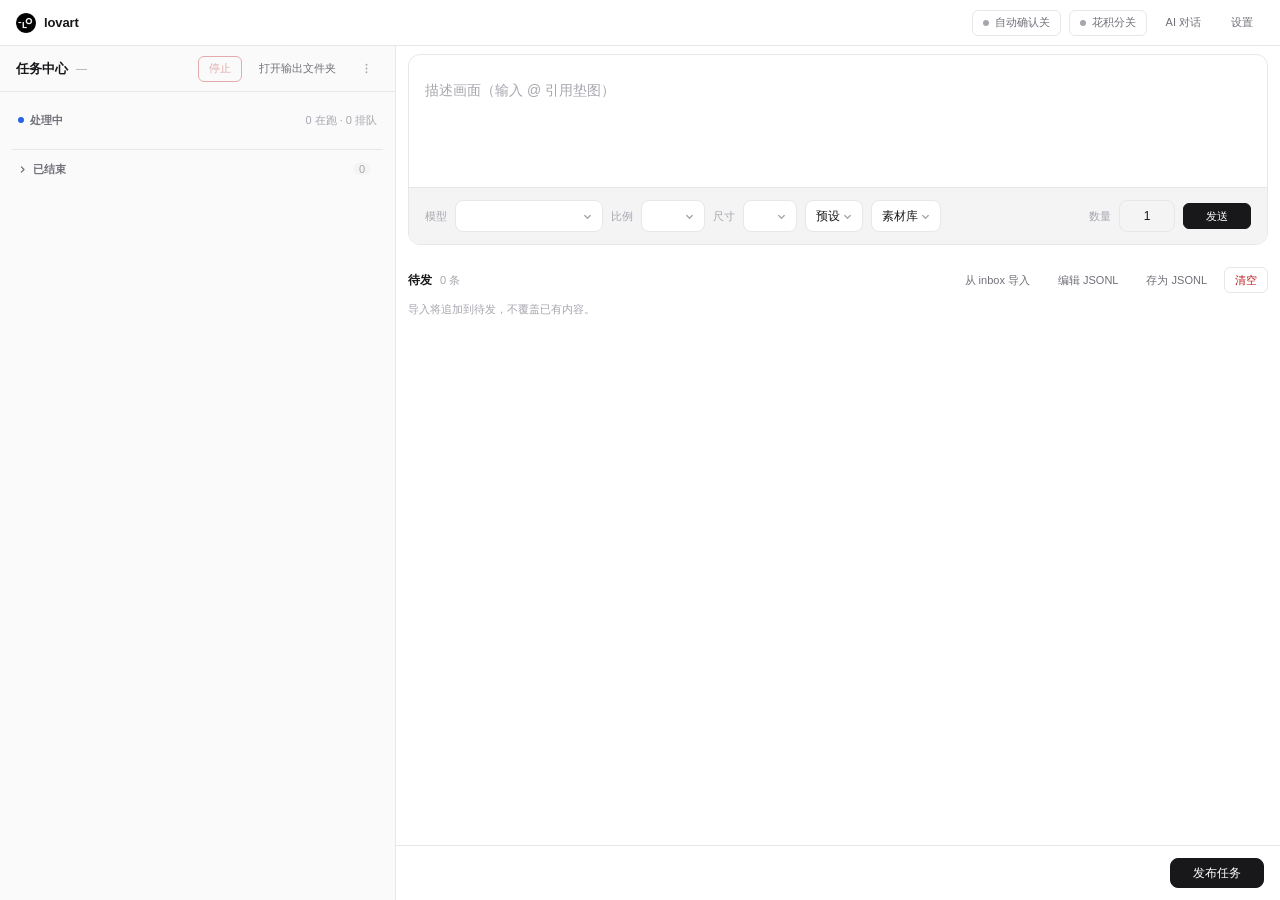
<file: ui/index.html>
<!doctype html>
<html lang="zh-CN" data-theme="light">
<head>
<meta charset="utf-8" />
<meta name="viewport" content="width=device-width, initial-scale=1" />
<title>lovart</title>
<link rel="stylesheet" href="style.css" />
<!-- AI 对话插件样式：只作用于 `.ap-root` 内部，整目录拷走也带着它 -->
<link rel="stylesheet" href="assistant-plugin/style.css" />
</head>
<body>

<!--
  ⚠️ 全文件**零内联样式**：没有一处 `style="…"`。
  隐藏用 `hidden` 属性；图标色走 CSS 类 + 令牌。
  **没有进度条** —— 上游 `/chat/status` 只回 `status`
  （2026-10-01 直连实测：`{"code":0,"data":{"thread_id":"…","status":"running"}}`
  —— 没有百分比、没有排队位次），所以「单条生成到几成」**没有真值**，
  编一个百分比就是把不知道的数字写成肯定句。
  也**不留任何"转圈"式装饰动画**：转的永远不是进度，只会看着像卡住。
  单条能回答的是**事实行**（见 `app.js` 的 `.task-facts`）：现在在哪一步、
  正在生产的那几条跑了多久（排队/待确认不计时）、试了几次、产物叫什么
  —— 全是真值，一个猜的数字都没有。
-->
<svg class="svg-defs" aria-hidden="true">
  <symbol id="i-img" viewBox="0 0 24 24">
    <rect x="3" y="4.5" width="18" height="15" rx="2.4" />
    <circle cx="8.6" cy="10" r="1.6" />
    <path d="M4.2 17.2l5-4.8 3.9 3.9 2.7-2.7 4 4" />
  </symbol>
  <symbol id="i-chev" viewBox="0 0 12 12">
    <path d="M4.5 2.5L8 6l-3.5 3.5" />
  </symbol>
  <symbol id="i-copy" viewBox="0 0 24 24">
    <rect x="9" y="9" width="11" height="11" rx="2" />
    <path d="M5 15V6a2 2 0 0 1 2-2h9" />
  </symbol>
  <!-- 三个点用极短线段画，这样 fill:none + stroke 的全局规则也能正确显示 -->
  <symbol id="i-more" viewBox="0 0 24 24">
    <path d="M12 5h.01M12 12h.01M12 19h.01" stroke-width="3.4" />
  </symbol>
  <!-- 预设列表的行内动作：铅笔 / 垃圾桶。
       用图标不用"改 / 删"两个字：图标更安静，也不会像 × 那样被当成"关闭"。 -->
  <symbol id="i-edit" viewBox="0 0 24 24">
    <path d="M4 20h4L20 8l-4-4L4 16v4z" />
    <path d="M14 6l4 4" />
  </symbol>
  <symbol id="i-trash" viewBox="0 0 24 24">
    <path d="M4 7h16M9 7V5h6v2M6 7l1 13h10l1-13" />
    <path d="M10 11v6M14 11v6" />
  </symbol>
  <!-- 大弹窗标题栏的加号 / 叉（plan 26）：两者同一个 viewBox、同一套 stroke ⇒ 对得齐 -->
  <symbol id="i-plus" viewBox="0 0 24 24">
    <path d="M12 5v14M5 12h14" />
  </symbol>
  <symbol id="i-close" viewBox="0 0 24 24">
    <path d="M6 6l12 12M18 6L6 18" />
  </symbol>
</svg>

<header class="topbar">
  <div class="brand">
    <!-- 品牌图标 = **应用图标同一张图**（`ui/logo.png`，随 `frontendDist` 一起嵌进二进制）。
         刻意不再用内联 SVG 仿画：仿出来的和 Dock 里那张永远是两个样子。 -->
    <img class="brand-mark" src="logo.png" alt="" />
    <b class="brand-name">lovart</b>
  </div>
  <!-- 全局自动确认：**常驻状态 + 快捷切换**。花钱策略必须一直看得见，
       所以放在顶栏而不是埋进设置页（设置页不再放第二个开关）。 -->
  <button class="btn btn-sm auto-switch" id="btnAutoConfirm" aria-pressed="false"
    title="遇到需确认的高成本操作时自动确认并扣积分">
    <span class="auto-switch-dot" aria-hidden="true"></span>
    <span id="autoConfirmLabel">自动确认关</span>
  </button>
  <!-- 花积分模式：与自动确认**不是**一回事 —— 它管"提交时走哪条通道"，
       自动确认管"上游要求确认时替不替人点"。不落盘，重启恒关。 -->
  <button class="btn btn-sm auto-switch" id="btnSpendMode" aria-pressed="false"
    title="提交时走 fast 通道：不排队、按张扣积分（不跳过上游的确认）">
    <span class="auto-switch-dot" aria-hidden="true"></span>
    <span id="spendModeLabel">花积分关</span>
  </button>
  <!-- AI 对话：入口放**右上角**（与右侧吸附浮层同一侧，形态照 maomao 的顶栏入口）。
       它不在工具条里：那条工具条是「一次出图要什么」，对话不是出图。 -->
  <button class="btn btn-sm btn-quiet" id="btnAssistant" title="AI 对话（纯文本，不出图）">AI 对话</button>
  <button class="btn btn-sm btn-quiet" id="btnSettings">设置</button>
</header>

<div class="split">

  <!-- ══ 任务中心 ══ -->
  <section class="panel panel-board">
    <div class="panel-head">
      <h2 class="panel-title">任务中心</h2>
      <span class="count" id="boardCount">—</span>
      <div class="head-actions">
        <!-- 「接着查」：把**没人跟**的未完成记录接回来（按 threadId 复查，不重复提交）。
             平时隐藏，只有真出现残记录时才由 app.js 显示。 -->
        <button class="btn btn-sm btn-quiet" id="btnResume" hidden>接着查 0</button>
        <button class="btn btn-sm btn-stop" id="btnStop" disabled>停止</button>
        <button class="btn btn-sm btn-quiet" id="btnOpenOutput">打开输出文件夹</button>
        <button class="icon-btn" id="btnBoardMore" title="更多">
          <svg class="icon-btn-svg"><use href="#i-more" /></svg>
        </button>
      </div>
    </div>

    <div class="panel-body" id="boardBody">

      <!-- 加载/失败态：读不到 ≠ 没有 -->
      <div class="notice" id="boardNotice" hidden>
        <p class="notice-text" id="boardNoticeText"></p>
        <button class="btn btn-sm" id="btnRetryRead">重试</button>
      </div>

      <div id="boardMain">
        <!-- 「要你处理」—— **你不点它就不动**的那些（今天只有"待确认"）。
             刻意**单独成组、放最上面、默认展开**：它原先被归进「已结束」，
             用户看到的是"它自己完成了，没问我"（2026-10-01 实测反馈）。
             判据在 Rust（`task_group` 的 `waiting`），前端不判。 -->
        <div id="waitingGroup" hidden>
          <div class="group-title">
            <span class="dot dot-warn"></span>
            <span>待处理</span>
            <span class="group-meta" id="waitingMeta">0 条</span>
          </div>
          <div class="run-list" id="waitingList"></div>
        </div>

        <div class="group-title">
          <span class="dot" id="runningDot"></span>
          <span id="runningTitle">处理中</span>
          <span class="group-meta" id="runningMeta">0 在跑 · 0 排队</span>
        </div>
        <div class="run-list" id="runningList"></div>

        <button class="waitbar" id="btnQueued" hidden>
          <svg class="chev" aria-hidden="true"><use href="#i-chev" /></svg>
          <span class="waitbar-text">排队中 <b id="queuedCount">0</b> 条</span>
          <span class="waitbar-hint" id="queuedHint">展开</span>
        </button>
        <div class="queued-list" id="queuedList" hidden></div>

        <div class="group-row">
          <button class="group-title group-toggle" id="btnDone" aria-expanded="false">
            <svg class="chev" aria-hidden="true"><use href="#i-chev" /></svg>
            <!-- ⚠️ 这里叫「已结束」而不是「已完成」：这一组装的是**结束了的**，
                 含 `failed` / `no_artifact`（结束但没图）—— 写「已完成」就是撒谎。
                 每条到底什么状态，由卡片自己的状态名回答。 -->
            <span>已结束</span>
            <span class="group-count" id="doneCount">0</span>
          </button>
          <button class="btn btn-sm btn-quiet" id="btnRetry" hidden>重跑异常 0</button>
        </div>
        <div class="done-list" id="doneList" hidden></div>
      </div>
    </div>
  </section>

  <!-- ══ 工作台 ══ -->
  <section class="panel panel-work">
    <div class="panel-body">

      <!-- 输入 + 参数 = 一个整体 -->
      <div class="composer">
        <!-- `id` 是给「从看板卡片把图拖进垫图区」用的落点（`startRefPull`）：
             判据是**整块**而不是 `#refs` —— 垫图条为空时高度是 0，只认它等于拖不进去。 -->
        <div class="composer-top" id="composerTop">
          <!-- 垫图（参考图）在**提示词输入框上方、左对齐** —— 形态与 maomao 生图节点
              一致（那边是 `ResourceStrip` 素材区在 `PromptInput` 之上，见
               `src/components/image/nodes/ImageGenerate.tsx`）。
               缩略图与「+」由 app.js 一起渲染、一起换行（理由见 renderRefs）。
               ⚠️ 不挂「垫图」两个字：图本身已经把话说完（标签已删）。 -->
          <div class="refs" id="refs" role="group" aria-label="垫图"></div>
          <!-- 提示词 = **富文本**（contentEditable），不是 textarea：在里面输入 `@` 调出垫图，
               选中后变成行内**芯片**（图片芯片带缩略图）。形态对齐 maomao 生图节点的
               `PromptInput`；序列化格式（`@{id:label|thumb}`）见 `ui/promptChips.js`。
               ⚠️ 没有可见标签 ⇒ 占位符用 `:empty::before` 自己造，无障碍名走 `aria-label`。 -->
          <div class="composer-input">
            <div class="prompt-input" id="promptInput" contenteditable="true"
              role="textbox" aria-multiline="true" aria-label="提示词"></div>
            <!-- 占位符：`contentEditable` **没有 placeholder** ⇒ 用一个绝对定位的兄弟节点顶上。
                 显隐判据是**序列化后的文本**（不是 `innerHTML`），见 app.js 的 syncComposerState
                 （它同时决定「发送」按钮的可用性 —— 同一个判据只判一次）。 -->
            <span class="prompt-placeholder" id="promptPlaceholder" aria-hidden="true"
              >描述画面（输入 @ 引用垫图）</span>
            <!-- `@` 候选弹层：内容与坐标由 app.js 算（判定/定位在 `ui/promptMention.js`）。
                 启动时会 portal 到 `body`（`position: fixed` 才不被面板裁掉）—— 这里只是初始落点。 -->
            <div class="mention-menu" id="mentionMenu" hidden></div>
          </div>
        </div>

        <div class="composer-bar">
          <!-- ⚠️ 这四个控件（模型 / 比例 / 尺寸 / 预设）**全是自绘下拉**：
               原生 `<select>` 的候选列表由系统绘制（WebView2 走 OS 菜单），字体 / 行高 /
               圆角 / 高亮色一处也改不了 —— 摆在一行里就是"两个物种"。
               所以 `<select>` 退化成**纯数据模型**（`.value` / `<option>` / `change` 照旧），
               看得见的是 `.select-btn` + `.menu` 弹层。
               ⚠️ 配对靠按钮上的 `data-select`（指向 select 的 id），JS 侧没有第二张表。 -->
          <div class="bar-field">
            <label class="bar-label" for="btnModel">模型</label>
            <select id="modelSelect" tabindex="-1" aria-hidden="true"></select>
            <button class="select-btn" id="btnModel" data-select="modelSelect"
              aria-haspopup="listbox" aria-expanded="false"></button>
          </div>
          <!-- 比例 / 尺寸 = 与「模型」**同款下拉**（原先是一条工具条上并存
               分段按钮 + 下拉两种控件，选中反馈也不一样）。 -->
          <div class="bar-field">
            <label class="bar-label" for="btnRatio">比例</label>
            <select id="ratioSelect" tabindex="-1" aria-hidden="true"></select>
            <button class="select-btn" id="btnRatio" data-select="ratioSelect"
              aria-haspopup="listbox" aria-expanded="false"></button>
          </div>
          <div class="bar-field">
            <label class="bar-label" for="btnSize">尺寸</label>
            <select id="sizeSelect" tabindex="-1" aria-hidden="true"></select>
            <button class="select-btn" id="btnSize" data-select="sizeSelect"
              aria-haspopup="listbox" aria-expanded="false"></button>
          </div>
          <!-- 提示词预设：打开一个面板（列表态挑一条用；新建 / 修改在编辑器态）。
               不是下拉，所以 `aria-haspopup` 是 `dialog`，也没有 `aria-expanded`。 -->
          <button class="select-btn" id="btnPresets" aria-haspopup="dialog"
            title="提示词预设">预设</button>
          <!-- 素材库：库 = `data/library/` 目录本身（不建索引）⇒ 打开即重扫目录，
               文件管理器里加/删的图下次打开就出现/消失。不常用 ⇒ 弹窗，不是侧栏。 -->
          <button class="select-btn" id="btnLibrary" aria-haspopup="dialog"
            title="素材库">素材库</button>
          <!-- 右端：数量 + 发送。
               ⚠️ 两者都只是「加入待发」，真正花钱的是下面的「发布任务」——
                  所以这里不写「提交 / 发布」，否则用户会以为点一下就扣积分。
               回车与「发送」是**同一个入口**（都走 app.js 的 `addToQueue`），
               数量 = 这条提示词入队几份（每份一个独立任务、一张不同的图）。
               `max` 由 app.js 按 `MAX_COPIES` 填，不在 HTML 里写第二份 20。 -->
          <div class="bar-tail">
            <div class="bar-field">
              <label class="bar-label" for="copiesInput">数量</label>
              <input class="copies-input" id="copiesInput" type="number" min="1" step="1" value="1" />
            </div>
            <button class="btn btn-sm btn-primary" id="btnSend" title="加入待发（回车同效）">发送</button>
          </div>
        </div>
      </div>

      <div class="queue-head">
        <h3 class="queue-title">待发</h3>
        <span class="count" id="queueCount">0 条</span>
        <div class="head-actions">
          <button class="btn btn-sm btn-quiet" id="btnImport">从 inbox 导入</button>
          <button class="btn btn-sm btn-quiet" id="btnEditJsonl">编辑 JSONL</button>
          <button class="btn btn-sm btn-quiet" id="btnExportJsonl">存为 JSONL</button>
          <button class="btn btn-sm btn-danger" id="btnClear">清空</button>
        </div>
      </div>
      <p class="note">导入将追加到待发，不覆盖已有内容。</p>
      <div class="queue-list" id="queueList"></div>

    </div>

    <div class="panel-foot">
      <button class="btn btn-primary" id="btnPublish">发布任务</button>
    </div>
  </section>

</div>

<!--
  ══ 看大图 ══
  参照实现（maomao 的 ImageZoomDialog）：全屏黑底、图片 contain、
  点空白关闭、右上关闭按钮、右下像素角标、底部工具条。

  ⚠️ 这里**不做滚轮缩放 / 拖拽平移** —— 那两样必须靠 `el.style.transform`
  实现，会违反「零内联样式」。改成**两档模式**（适应窗口 / 实际大小），
  实际大小用容器原生滚动，能力不减且没有一处内联样式。
-->
<div class="viewer" id="viewer" hidden>
  <div class="viewer-stage" id="viewerStage">
    <img class="viewer-img" id="viewerImg" alt="大图" />
  </div>
  <span class="viewer-dims" id="viewerDims"></span>
  <button class="viewer-close" id="viewerClose" aria-label="关闭">×</button>
  <div class="viewer-bar">
    <button class="viewer-btn" id="viewerFit">适应窗口</button>
    <button class="viewer-btn" id="viewerActual">实际大小</button>
    <span class="viewer-sep"></span>
    <button class="viewer-btn" id="viewerReveal">打开所在位置</button>
    <button class="viewer-btn" id="viewerCopy">复制提示词</button>
    <!-- 「添加到素材库」= **复制**进 `data/library/`。来源只从 viewer 已有的两个变量取
         （`viewerFile` / `data:` 图）；URL 图没有"复制"语义 ⇒ 由 app.js 禁用。 -->
    <button class="viewer-btn" id="viewerSendToLibrary">添加到素材库</button>
    <!-- 「发送到 AI 对话」= 点图进对话框的入口（素材库 / 看板大图 / 垫图都从这里过）。
         只认本机路径：`http(s)` 的图不是本机文件，发给模型要重新下载 ⇒ 由 app.js 说明。 -->
    <button class="viewer-btn" id="viewerSendToChat">发送到 AI 对话</button>
  </div>
</div>

<!-- ══ 发布确认 ══ -->
<div class="mask" id="maskPublish" hidden>
  <div class="dialog" role="dialog" aria-modal="true" aria-labelledby="publishTitle">
    <h2 class="dialog-title" id="publishTitle">发布任务？</h2>
    <p class="dialog-text" id="publishText">提交后任务进入左侧「处理中」。</p>
    <div class="dialog-foot">
      <button class="btn" id="btnPublishCancel">取消</button>
      <button class="btn btn-primary" id="btnPublishOk">发布</button>
    </div>
  </div>
</div>

<!-- ══ 清空确认 ══ -->
<div class="mask" id="maskClear" hidden>
  <div class="dialog" role="dialog" aria-modal="true" aria-labelledby="clearTitle">
    <h2 class="dialog-title" id="clearTitle">清空待发？</h2>
    <p class="dialog-text" id="clearText">待发内容将被删除，不可撤销。</p>
    <div class="dialog-foot">
      <button class="btn" id="btnClearCancel">取消</button>
      <button class="btn btn-danger" id="btnClearOk">清空</button>
    </div>
  </div>
</div>

<!-- ══ 导入 ══ -->
<div class="mask" id="maskImport" hidden>
  <div class="dialog dialog-wide" role="dialog" aria-modal="true" aria-labelledby="importTitle">
    <h2 class="dialog-title" id="importTitle">导入提示词</h2>
    <div class="dialog-body" id="importList"></div>
    <div class="dialog-foot">
      <button class="btn" id="btnImportPick">选择文件…</button>
      <button class="btn" id="btnImportCancel">关闭</button>
    </div>
  </div>
</div>

<!-- ══ 提示词预设 ══
     两态互斥：默认是**列表**（点一张卡片 = 取用），新建 / 修改换到编辑器。
     ⚠️ 面板**不读**编辑区（`#promptInput`）：存/改的名字与文本一律来自这里的
    `#presetName` / `#presetText`。 -->
<div class="mask" id="maskPresets" tabindex="-1" hidden>
  <div class="dialog dialog-mid" role="dialog" aria-modal="true" aria-labelledby="presetsTitle">
    <div class="dialog-head">
      <h2 class="dialog-title" id="presetsTitle">提示词预设</h2>
      <!-- 新建入口从底部移到标题栏（plan 26）：id 不变 ⇒ app.js 接线不动。
           加号与叉同款 SVG、紧挨着（`.dialog-add, .dialog-close` 一条规则） -->
      <button class="dialog-add" id="btnPresetNew" type="button" title="新建预设" aria-label="新建预设"><svg><use href="#i-plus"/></svg></button>
      <button class="dialog-close" id="btnPresetClose" type="button" title="关闭（Esc）" aria-label="关闭"><svg><use href="#i-close"/></svg></button>
    </div>

    <!-- 态一：列表（4 列卡片，整卡可点 = 取用） -->
    <div id="presetListView">
      <div class="preset-list" id="presetList"></div>
    </div>

    <!-- 态二：编辑器（新建 / 修改共用）
         ⚠️ 顺序与编辑区**一致**：垫图在上、文本在下，外面同样套一层 .composer。
         名字是预设唯一多出来的字段 ⇒ 放在卡片**上方**，不挤占正文高度。 -->
    <div id="presetFormView" hidden>
      <!-- 名字可留空（留空时列表用正文首行兜底）⇒ 它只是标签，不是正文的一部分 -->
      <input class="preset-name" id="presetName" type="text" placeholder="名字（留空就用首行）" />
      <div class="composer preset-composer">
        <div class="composer-top">
          <!-- 与编辑区同一套 RefStrip（「+」由这里挂，接独立 input） -->
          <div class="refs" id="presetRefs" role="group" aria-label="预设垫图"></div>
          <textarea class="preset-text" id="presetText" placeholder="写一条提示词…"
            aria-label="预设正文"></textarea>
        </div>
      </div>
      <input class="visually-hidden" id="presetRefPicker" type="file" accept="image/*" multiple />
      <div class="dialog-foot">
        <button class="btn btn-sm btn-quiet" id="btnPresetCancel">取消</button>
        <button class="btn btn-sm btn-primary" id="btnPresetSave">保存</button>
      </div>
    </div>
  </div>
</div>

<!-- ══ 素材库 ══
     库 = `data/library/` **目录本身**（不建索引文件）：每次打开都重扫目录，
     所以文件管理器里加/删的图，下一次打开就出现/消失 —— 不弹"检测到新文件/已删除"。
     ⚠️ 网格尺寸**不存状态**（用户裁定：不要滑杆、不为显示偏好加 localStorage 键）：
        `repeat(auto-fill, minmax(160px,1fr))` 在 `style.css` 的 `.library-grid` 一处。 -->
<div class="mask" id="maskLibrary" tabindex="-1" hidden>
  <div class="dialog dialog-mid" role="dialog" aria-modal="true" aria-labelledby="libraryTitle">
    <div class="dialog-head">
      <h2 class="dialog-title" id="libraryTitle">素材库</h2>
      <!-- 加图入口从底部移到标题栏（plan 26）：id 不变 ⇒ app.js 接线不动。
           **面板不关**（人可能连加几张），与标题栏的关闭键是两个动作 -->
      <button class="dialog-add" id="btnLibraryAdd" type="button" title="添加到素材库" aria-label="添加到素材库"><svg><use href="#i-plus"/></svg></button>
      <button class="dialog-close" id="btnLibraryClose" type="button" title="关闭（Esc）" aria-label="关闭"><svg><use href="#i-close"/></svg></button>
    </div>
    <div class="dialog-body">
      <div class="library-grid" id="libraryGrid"></div>
    </div>
  </div>
</div>

<!-- ══ AI 对话 ══
     内容全部由 `ui/assistant-plugin/` 渲染进 `#assistantRoot`。
     ⚠️ **不是模态弹窗**：形态照 maomao（`AgentPanel` 是 `absolute top-0 right-0 bottom-0 z-30`
     的右侧贴边浮层，没有遮罩）。做成 `.mask` 会把"点图进对话"这条第一性挡死 ——
     面板一开就点不了素材库、也点不了大图上的「发送到 AI 对话」。
     z-index 低于 `.mask`(50) 与 `.viewer`(100)：素材库/大图会**盖在它上面**，关掉就回到它。 -->
<aside class="assistant-dock" id="assistantDock" hidden aria-label="AI 对话">
  <div id="assistantRoot"></div>
</aside>

<!-- ══ 设置 ══ -->
<div class="mask" id="maskSettings" hidden>
  <div class="dialog" role="dialog" aria-modal="true" aria-labelledby="settingsTitle">
    <h2 class="dialog-title" id="settingsTitle">设置</h2>
    <div class="dialog-body">
      <div class="form">
        <div class="form-section">凭据</div>
        <label class="form-label" for="setAccessKey">访问密钥（AK）</label>
        <input class="form-input" id="setAccessKey" type="password" autocomplete="off" />
        <label class="form-label" for="setSecretKey">签名密钥（SK）</label>
        <input class="form-input" id="setSecretKey" type="password" autocomplete="off" />

        <div class="form-section">运行</div>
        <label class="form-label" for="setConcurrency">并发数</label>
        <!-- 上限**不在这里写**：合法范围只有 `settings.rs` 的 `MAX_CONCURRENCY` 一个出处。
             超了在保存时由后端拒绝并说明范围（`settings.rs` 的 `take_u64`），
             错误可见；写死 `max` 等于在前端再维护一份清单。 -->
        <input class="form-input" id="setConcurrency" type="number" min="1" />
        <label class="form-label" for="setTaskInterval">提交间隔（秒）</label>
        <!-- 全局节流：任意两次提交（含重试）至少隔这么久。0 = 不间隔；
             改完要**重启程序**才生效（正在跑的批次不打断）——
             这句话由后端 `Settings::drift` 给出具体是哪几项，见 `#settingsNote`。 -->
        <input class="form-input" id="setTaskInterval" type="number" min="0" max="600" step="0.1" />
        <label class="form-label" for="setOutput">输出文件夹</label>
        <input class="form-input" id="setOutput" />
        <p class="note form-hint">
          改目录后，已有任务的产物仍留在旧目录，看板会显示缺失。
        </p>

        <div class="form-section">时间与重试</div>
        <label class="form-label" for="setTaskTimeout">单任务超时（分）</label>
        <input class="form-input" id="setTaskTimeout" type="number" min="1" max="1440" step="1" />
        <label class="form-label" for="setRecheckTimeout">复查超时（分）</label>
        <input class="form-input" id="setRecheckTimeout" type="number" min="1" max="1440" step="1" />
        <label class="form-label" for="setMaxAttempts">失败重试（次）</label>
        <input class="form-input" id="setMaxAttempts" type="number" min="1" max="20" step="1" />
        <label class="form-label" for="setMaxTimeouts">超时次数（次）</label>
        <input class="form-input" id="setMaxTimeouts" type="number" min="1" max="10" step="1" />

        <details class="form-advanced">
          <summary>高级（402/409 排队 · 提示词轮询节奏）</summary>
          <div class="form">
            <label class="form-label" for="setMaxBusyRetries">重投上限</label>
            <input class="form-input" id="setMaxBusyRetries" type="number" min="1" max="5000" step="1" />
            <label class="form-label" for="setDownloadRetries">下载重试</label>
            <input class="form-input" id="setDownloadRetries" type="number" min="1" max="10" step="1" />
            <label class="form-label" for="setPollInterval">轮询间隔（秒）</label>
            <input class="form-input" id="setPollInterval" type="number" min="1" max="600" step="1" />
            <label class="form-label" for="setPollMaxInterval">轮询封顶（秒）</label>
            <input class="form-input" id="setPollMaxInterval" type="number" min="1" max="3600" step="1" />
          </div>
        </details>

        <div class="form-section">兜底参数</div>
        <!-- 兜底参数：提示词没写 model / ratio / size 时才用（判定只有一个地方：
             `PromptDefaults::resolve`）。选项来自后端：模型表 + 比例/尺寸的合法值。 -->
        <label class="form-label" for="setDefaultModel">兜底模型</label>
        <select class="form-input" id="setDefaultModel"></select>
        <label class="form-label" for="setDefaultRatio">兜底比例</label>
        <!-- 与模型/尺寸同款下拉（外观一致）：候选是常用比例；`.env` 里手改的非常用值
             由 `renderDefaultSelects` 补一项，不会被吞掉。 -->
        <select class="form-input" id="setDefaultRatio"></select>
        <label class="form-label" for="setDefaultSize">兜底尺寸</label>
        <select class="form-input" id="setDefaultSize"></select>
      </div>
      <p class="note">
        提示词里没写 model / ratio / size 时，用上面三个值兜底。改完点保存**立刻生效**，
        不用重启（逐条任务取值，与批次参数不同）。
      </p>
      <p class="note" id="settingsNote" hidden></p>
    </div>
    <div class="dialog-foot">
      <button class="btn" id="btnSettingsCancel">取消</button>
      <button class="btn btn-primary" id="btnSettingsSave">保存</button>
    </div>
  </div>
</div>

<input class="visually-hidden" id="refPicker" type="file" accept="image/*" multiple />
<!-- 素材库可一次选多张（用户裁定 2026-11-26：先试用，不好用再删）——
     但**逐张发送、失败逐张报**，不做"已放入 N 张"这类汇总/计数：
     多选不等于需要有人替它们总结（同一个失败只说一次，ADR-0003）。 -->
<input class="visually-hidden" id="libraryPicker" type="file" accept="image/*" multiple />

<!-- `tauri.js` 必须最先：`presets.js` / `library.js` 的命令代理都用它的 `invoke` -->
<script src="tauri.js"></script>
<script src="promptChips.js"></script>
<script src="refStrip.js"></script>
<script src="presets.js"></script>
<script src="library.js"></script>
<script src="imageIntake.js"></script>
<script src="promptMention.js"></script>
<!-- AI 对话插件：顺序固定（index 最后装配前三个）-->
<script src="assistant-plugin/store.js"></script>
<script src="assistant-plugin/render.js"></script>
<script src="assistant-plugin/ui.js"></script>
<script src="assistant-plugin/index.js"></script>
<script src="app.js"></script>
</body>
</html>
</file>
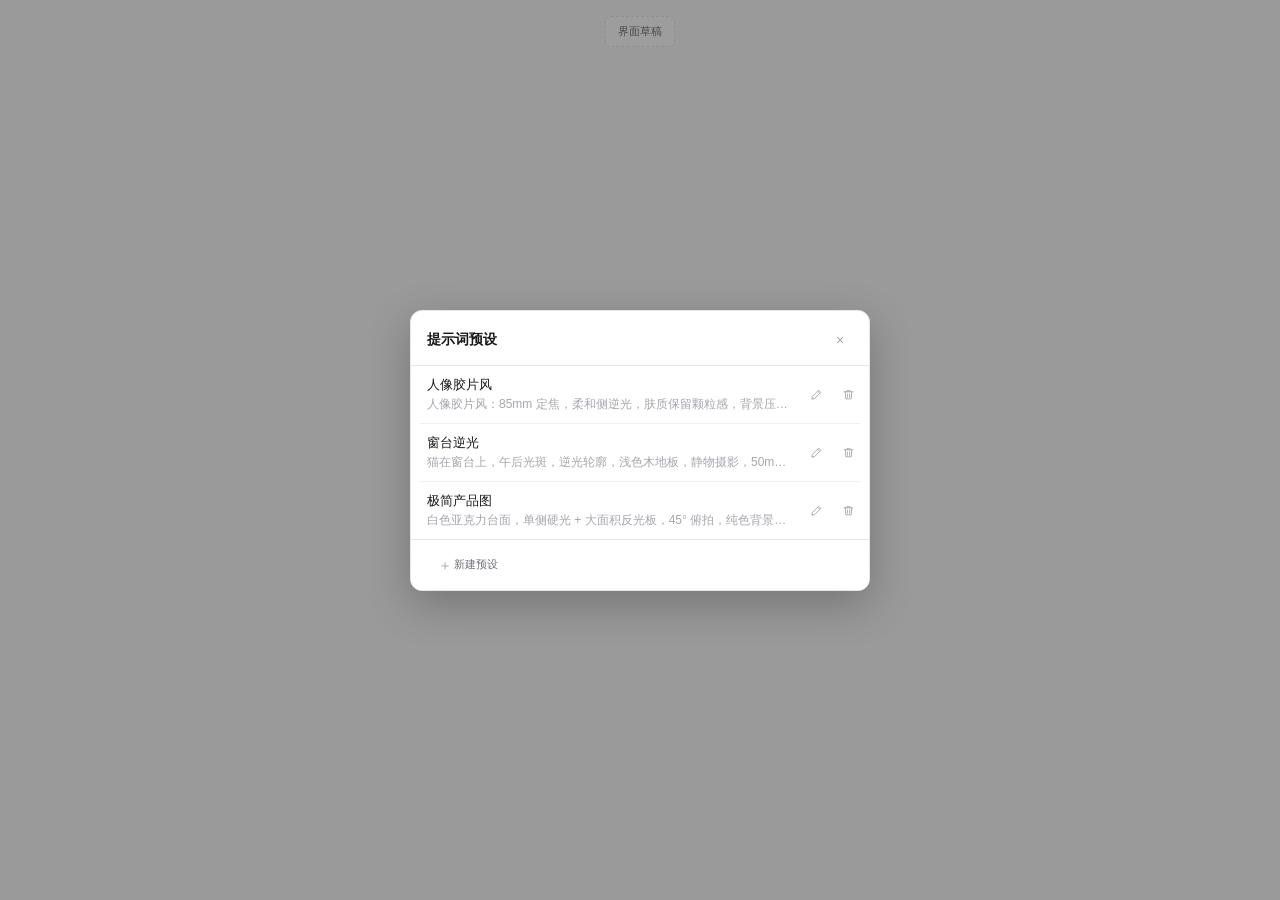
<file: docs/plan/13-提示词预设-界面草稿-2026-11-18.html>
<!doctype html>
<!--
  提示词预设 · 界面草稿（mockup v2）
  ⚠️ 不是 ui/ 里的实现：浏览器直接打开看，不参与打包。
  令牌与 .dialog 规格照抄 ui/style.css。

  结构决定：
  · 默认态 = **只有列表**（点名字=用），因为默认任务是"挑一条"；
  · 新建 / 修改 = **整块换成编辑器**，不把空 textarea 摆在列表上面；
  · 行内动作 = 铅笔 / 垃圾桶（不用"改/删"两个字，也不用 ×，× 会被当成关闭）。
-->
<html lang="zh-CN" data-theme="light">
<head>
<meta charset="utf-8" />
<title>提示词预设 · 界面草稿</title>
<style>
:root {
  --r-sm: 6px; --r-md: 8px; --r-lg: 12px;
  --fs-xs: 11px; --fs-sm: 12px; --fs-md: 13px; --fs-lg: 14px;
  --h-ctl: 32px; --h-btn: 30px; --h-btn-sm: 26px;
  --sp-1: 6px; --sp-2: 8px; --sp-3: 12px; --sp-4: 16px; --sp-5: 22px;

  --bg: #ffffff;
  --bg-sunken: #fafafa;
  --bg-sub: #f4f4f5;
  --bg-hover: #ececee;
  --line: #e7e7e9;
  --line-soft: #f1f1f3;
  --ink: #18181b;
  --ink-2: #6f6f78;
  --ink-3: #a6a6ae;
  --bad: #b91c1c;
  --ok: #15803d;
  --shadow-dialog: 0 14px 44px rgb(0 0 0 / 24%);
  --mask: rgb(12 12 14 / 40%);
}

* { box-sizing: border-box; }
html, body { height: 100%; }
body {
  margin: 0;
  background: var(--bg-sunken);
  color: var(--ink);
  font: var(--fs-md) / 1.5 -apple-system, BlinkMacSystemFont, "SF Pro Text", "PingFang SC", sans-serif;
  -webkit-font-smoothing: antialiased;
}
button, input, textarea { font-family: inherit; }
button { cursor: pointer; color: inherit; }

.mock-note {
  position: fixed; top: 16px; left: 50%; transform: translateX(-50%);
  z-index: 10; padding: 6px 12px;
  border: 1px dashed var(--line); border-radius: var(--r-sm);
  background: #fff; color: var(--ink-2); font-size: var(--fs-xs); white-space: nowrap;
}

/* ── 遮罩 / 弹窗（同 ui/style.css）────────────────────────────── */
.mask {
  position: fixed; inset: 0; z-index: 50;
  display: flex; align-items: center; justify-content: center;
  background: var(--mask);
}
.dialog {
  width: 460px;
  border: 1px solid var(--line);
  border-radius: var(--r-lg);
  background: var(--bg);
  box-shadow: var(--shadow-dialog);
  overflow: hidden;
}

/* 标题栏：标题 + ×（× 只负责关，不承担"取消编辑"） */
.dialog-head {
  display: flex; align-items: center; gap: var(--sp-2);
  padding: var(--sp-4) var(--sp-4) var(--sp-3);
}
.dialog-title { margin: 0; font-size: var(--fs-lg); font-weight: 600; }
.dialog-close {
  margin-left: auto;
  width: var(--h-btn-sm); height: var(--h-btn-sm); padding: 0;
  border: none; border-radius: var(--r-sm);
  background: transparent; color: var(--ink-3);
  font-size: var(--fs-lg); line-height: 1;
}
.dialog-close:hover { background: var(--bg-hover); color: var(--ink); }

/* ── 浏览态：列表 ───────────────────────────────────────────────── */
.preset-list {
  max-height: 56vh; overflow: auto;
  padding: 0 var(--sp-2);
  border-top: 1px solid var(--line);
}

.preset-item {
  display: flex; align-items: center; gap: var(--sp-1);
  border-bottom: 1px solid var(--line-soft);
}
.preset-item:last-child { border-bottom: 0; }
.preset-item:hover { background: var(--bg-sub); }
.preset-item:hover .preset-act { color: var(--ink-2); }

/* 整行是"取用"按钮：两行文本（名字 / 内容预览），点哪儿都算 */
.preset-pick {
  flex: 1; min-width: 0;
  display: block;
  padding: 10px var(--sp-2);
  border: none; background: transparent; text-align: left;
}
.preset-pick-name {
  display: block;
  font-size: var(--fs-md); font-weight: 500; color: var(--ink);
  white-space: nowrap; overflow: hidden; text-overflow: ellipsis;
}
.preset-pick-text {
  display: block; margin-top: 2px;
  font-size: var(--fs-sm); color: var(--ink-3);
  white-space: nowrap; overflow: hidden; text-overflow: ellipsis;
}

/* 行内动作：常显（查8），默认很淡，hover 行时才提亮；图标无歧义 */
.preset-act {
  flex: none;
  width: var(--h-btn-sm); height: var(--h-btn-sm); padding: 0;
  border: none; border-radius: var(--r-sm);
  background: transparent; color: var(--ink-3);
  display: flex; align-items: center; justify-content: center;
}
.preset-act svg { width: 13px; height: 13px; fill: none; stroke: currentColor; stroke-width: 1.7; stroke-linecap: round; stroke-linejoin: round; }
.preset-act:hover { background: var(--bg); color: var(--ink); }
.preset-act.is-danger:hover { color: var(--bad); }

.preset-empty {
  padding: var(--sp-5) var(--sp-3);
  color: var(--ink-3); font-size: var(--fs-sm); text-align: center;
}

/* ── 脚：只有一个动作（新建）。关闭用右上 ×，不重复第二个入口 ── */
.dialog-foot {
  display: flex; align-items: center; gap: var(--sp-2);
  padding: var(--sp-3) var(--sp-4);
  border-top: 1px solid var(--line);
  background: var(--bg);
}
.dialog-foot.is-edit { justify-content: flex-end; }

/* ── 编辑态：整块换掉 ───────────────────────────────────────────── */
.preset-editor { padding: var(--sp-1) var(--sp-4) 0; }
/* 名字：单行标签，可留空（留空时列表用正文首行兜底） */
.preset-name {
  display: block; width: 100%; height: var(--h-ctl);
  margin-bottom: var(--sp-2); padding: 0 10px;
  border: 1px solid var(--line); border-radius: var(--r-md);
  background: var(--bg-sub); color: var(--ink);
  font-size: var(--fs-md); outline: none;
}
.preset-name:focus { border-color: var(--ink); background: var(--bg); }
.preset-text {
  display: block; width: 100%; height: 148px;
  padding: var(--sp-2) 10px;
  border: 1px solid var(--line); border-radius: var(--r-md);
  background: var(--bg-sub); color: var(--ink);
  font-size: var(--fs-md); line-height: 1.6;
  outline: none; resize: vertical;
}
.preset-text:focus { border-color: var(--ink); background: var(--bg); }

/* ── 按钮（同 .btn / .btn-sm / .btn-primary）────────────────────── */
.btn {
  height: var(--h-btn); padding: 0 var(--sp-3);
  border: 1px solid var(--line); border-radius: var(--r-md);
  background: var(--bg); color: var(--ink);
  font-size: var(--fs-sm); font-weight: 500; white-space: nowrap;
  display: inline-flex; align-items: center; justify-content: center; line-height: 1;
}
.btn:hover { background: var(--bg-sub); }
.btn-sm { height: var(--h-btn-sm); padding: 0 10px; font-size: var(--fs-xs); border-radius: var(--r-sm); }
.btn-primary { background: var(--ink); border-color: var(--ink); color: var(--bg); padding: 0 var(--sp-5); }
.btn-primary:hover { background: var(--ink); opacity: 0.86; }
.btn-quiet { border-color: transparent; background: transparent; color: var(--ink-2); }
.btn-quiet:hover { background: var(--bg-sub); color: var(--ink); }
.btn-plus { margin-right: 2px; font-size: var(--fs-lg); line-height: 1; color: var(--ink-3); }
[hidden] { display: none !important; }

.toast {
  position: fixed; top: 64px; left: 50%; transform: translateX(-50%);
  z-index: 60; padding: 6px 12px;
  border: 1px solid var(--line); border-radius: var(--r-md);
  background: var(--bg); box-shadow: var(--shadow-dialog);
  font-size: var(--fs-sm); color: var(--ok);
}
</style>
</head>
<body>

<div class="mock-note">界面草稿</div>

<div class="mask">
  <div class="dialog" role="dialog" aria-modal="true" aria-labelledby="presetTitle">

    <div class="dialog-head">
      <h2 class="dialog-title" id="presetTitle">提示词预设</h2>
      <button class="dialog-close" title="关闭（Esc）" aria-label="关闭">×</button>
    </div>

    <!-- 浏览态 -->
    <div id="viewList">
      <div class="preset-list" id="presetList"></div>
      <div class="dialog-foot">
        <button class="btn btn-sm btn-quiet" id="btnNew">
          <span class="btn-plus">＋</span>新建预设
        </button>
      </div>
    </div>

    <!-- 编辑态（新建 / 修改共用） -->
    <div id="viewEdit" hidden>
      <div class="preset-editor">
        <input class="preset-name" id="presetName" type="text" placeholder="名字（留空就用首行）" />
        <textarea class="preset-text" id="presetText" placeholder="写一条提示词…"></textarea>
      </div>
      <div class="dialog-foot is-edit">
        <button class="btn btn-sm btn-quiet" id="btnCancel">取消</button>
        <button class="btn btn-sm btn-primary" id="btnSave">保存</button>
      </div>
    </div>

  </div>
</div>

<script>
const presets = [
  { id: 'p1', name: '人像胶片风', text: '人像胶片风：85mm 定焦，柔和侧逆光，肤质保留颗粒感，背景压暗，低饱和暖调，浅景深。' },
  { id: 'p2', name: '窗台逆光', text: '猫在窗台上，午后光斑，逆光轮廓，浅色木地板，静物摄影，50mm，f/2.0。' },
  { id: 'p3', name: '极简产品图', text: '白色亚克力台面，单侧硬光 + 大面积反光板，45° 俯拍，纯色背景，无文字。' },
];

let editingId = null; // null = 新建
const $ = (id) => document.getElementById(id);

function nameFrom(text) {
  const first = (text.split('\n').find((l) => l.trim()) || '').trim().replace(/\s+/g, ' ');
  return first.length > 16 ? first.slice(0, 16) + '…' : first;
}

/** 有名字用名字，没名字才从正文派生 */
function displayName(preset) {
  return preset.name || nameFrom(preset.text);
}

function icon(kind) {
  const ns = 'http://www.w3.org/2000/svg';
  const svg = document.createElementNS(ns, 'svg');
  svg.setAttribute('viewBox', '0 0 24 24');
  const path = document.createElementNS(ns, 'path');
  path.setAttribute('d', kind === 'edit'
    // 铅笔
    ? 'M4 20h4L20 8l-4-4L4 16v4zM14 6l4 4'
    // 垃圾桶
    : 'M4 7h16M9 7V5h6v2M6 7l1 13h10l1-13M10 11v6M14 11v6');
  svg.appendChild(path);
  return svg;
}

function renderList() {
  const list = $('presetList');
  list.replaceChildren();

  if (presets.length === 0) {
    const empty = document.createElement('div');
    empty.className = 'preset-empty';
    empty.textContent = '还没有预设';
    list.appendChild(empty);
    return;
  }

  for (const preset of presets) {
    const row = document.createElement('div');
    row.className = 'preset-item';

    const pick = document.createElement('button');
    pick.className = 'preset-pick';
    pick.type = 'button';
    pick.title = '取用这条预设';
    const name = document.createElement('span');
    name.className = 'preset-pick-name';
    name.textContent = displayName(preset);
    const text = document.createElement('span');
    text.className = 'preset-pick-text';
    text.textContent = preset.text;
    pick.append(name, text);
    pick.addEventListener('click', () => toast('已写入编辑区：「' + displayName(preset) + '」'));

    const edit = document.createElement('button');
    edit.className = 'preset-act';
    edit.type = 'button';
    edit.title = '修改';
    edit.setAttribute('aria-label', '修改');
    edit.appendChild(icon('edit'));
    edit.addEventListener('click', () => openEditor(preset));

    const del = document.createElement('button');
    del.className = 'preset-act is-danger';
    del.type = 'button';
    del.title = '删除';
    del.setAttribute('aria-label', '删除');
    del.appendChild(icon('trash'));
    del.addEventListener('click', () => {
      const at = presets.findIndex((item) => item.id === preset.id);
      if (at >= 0) presets.splice(at, 1);
      renderList();
      toast('已删除');
    });

    row.append(pick, edit, del);
    list.appendChild(row);
  }
}

function showList() {
  editingId = null;
  $('viewList').hidden = false;
  $('viewEdit').hidden = true;
  $('presetTitle').textContent = '提示词预设';
  $('presetName').value = '';
  $('presetText').value = '';
  renderList();
}

function openEditor(preset) {
  editingId = preset ? preset.id : null;
  $('viewList').hidden = true;
  $('viewEdit').hidden = false;
  $('presetTitle').textContent = preset ? '修改预设' : '新建预设';
  $('presetName').value = preset ? preset.name || '' : '';
  $('presetText').value = preset ? preset.text : '';
  if (preset) {
    $('presetText').focus();
    $('presetText').setSelectionRange($('presetText').value.length, $('presetText').value.length);
  } else {
    $('presetName').focus(); // 新建先起名字
  }
}

$('btnNew').addEventListener('click', () => openEditor(null));
$('btnCancel').addEventListener('click', showList);

$('btnSave').addEventListener('click', () => {
  const name = $('presetName').value.replace(/\s+/g, ' ').trim();
  const text = $('presetText').value.trim();
  if (!text) { toast('内容不能为空', true); return; }

  if (editingId) {
    const preset = presets.find((item) => item.id === editingId);
    if (preset) { preset.name = name; preset.text = text; }
    showList();
    toast('已更新');
    return;
  }
  presets.unshift({ id: 'p' + Date.now().toString(36), name, text });
  showList();
  toast('已保存');
});

// Esc：编辑态先退回列表，列表态才关面板
document.addEventListener('keydown', (event) => {
  if (event.key !== 'Escape') return;
  if (!$('viewEdit').hidden) showList();
  else document.querySelector('.mask').style.display = 'none';
});

let timer = null;
function toast(message, bad) {
  let box = document.querySelector('.toast');
  if (!box) {
    box = document.createElement('div');
    box.className = 'toast';
    document.body.appendChild(box);
  }
  box.textContent = message;
  box.style.color = bad ? 'var(--bad)' : 'var(--ok)';
  clearTimeout(timer);
  timer = setTimeout(() => box.remove(), 2000);
}

showList();
</script>
</body>
</html>
</file>
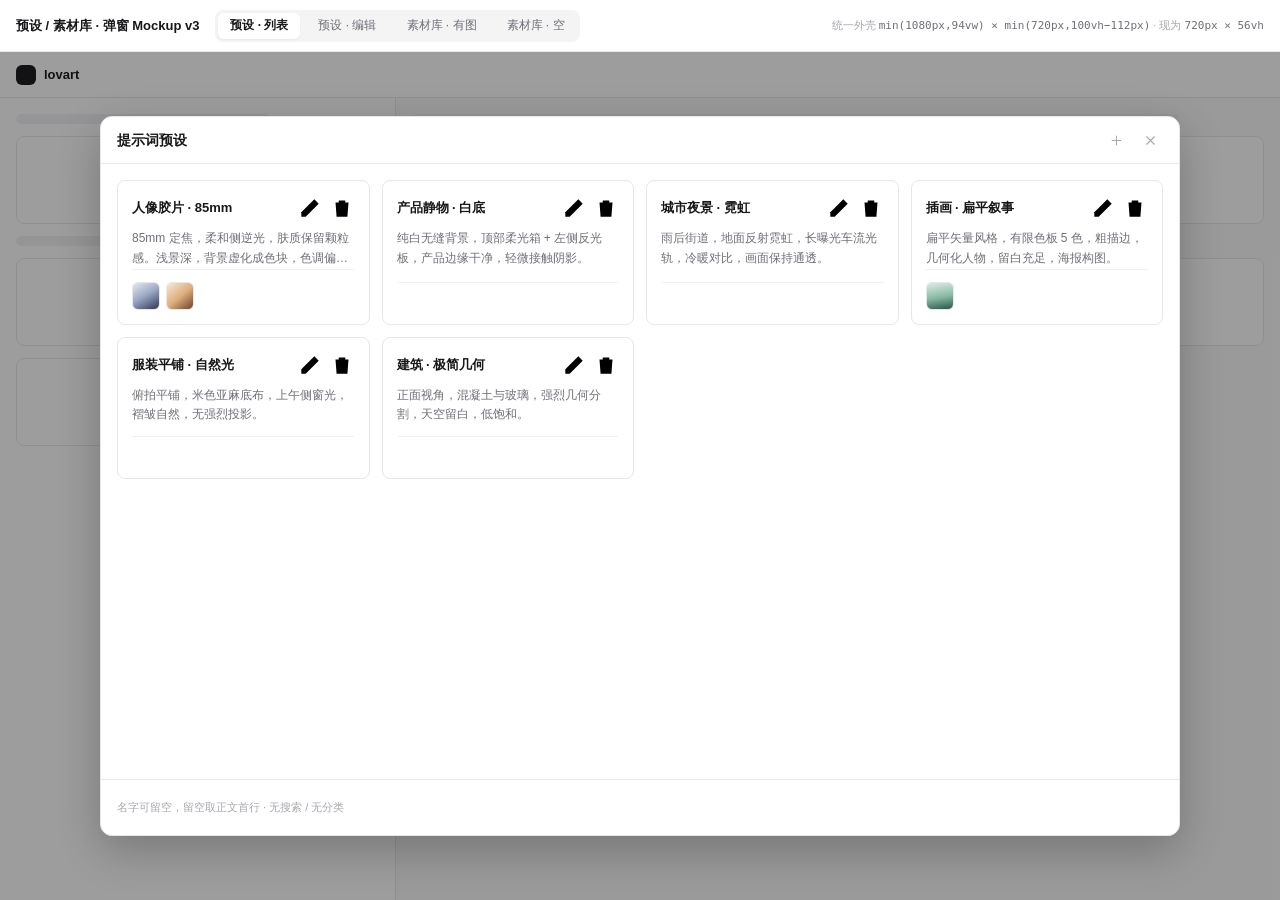
<file: docs/plan/25-预设与素材库弹窗Mockup-2026-11-26.html>
<!doctype html>
<!--
  预设 / 素材库 · 弹窗 Mockup v3（2026-11-26）

  ⚠️ 这是**设计稿**，浏览器直接打开看；不在 ui/ 里、不参与打包、不改任何生产代码。
     落地需另写施工契约（本文件只定"长什么样"）。

  本次只改视觉，能力边界沿用：
    · docs/plan/13-提示词预设库-形状与契约  —— 列表态 / 编辑态两态，点一条即取用，
      不做搜索 / 标签 / 分类 / 排序；
    · docs/plan/20-素材库-侧栏形态已否-弹窗版 —— 目录即真相，网格 + 点图取用 +
      右上角加号添加 + 右上角删除，不做搜索 / 分页 / 滑杆。

  统一外壳：两个弹窗**同一套尺寸与头部/底部规格**（min(1080px,94vw) × min(720px,...)），
  比现有 .dialog-mid（720px × 56vh）明显更宽更高。
  令牌全部照抄 ui/style.css；渐变色只用于 mockup 里的图片占位，不是产品令牌。
-->
<html lang="zh-CN" data-theme="light">
<head>
<meta charset="utf-8" />
<meta name="viewport" content="width=device-width, initial-scale=1" />
<title>预设 / 素材库 · 弹窗 Mockup v3</title>
<style>
/* ══ 令牌：照抄 ui/style.css ═══════════════════════════════════════ */
:root {
  --r-sm: 6px; --r-md: 8px; --r-lg: 12px; --r-pill: 999px;
  --fs-xs: 11px; --fs-sm: 12px; --fs-md: 13px; --fs-lg: 14px; --fs-xl: 20px;
  --h-ctl: 32px; --h-btn: 30px; --h-btn-sm: 26px;
  --sp-1: 6px; --sp-2: 8px; --sp-3: 12px; --sp-4: 16px; --sp-5: 22px;

  --bg: #ffffff;
  --bg-sunken: #fafafa;
  --bg-sub: #f4f4f5;
  --bg-hover: #ececee;
  --line: #e7e7e9;
  --line-soft: #f1f1f3;
  --ink: #18181b;
  --ink-2: #6f6f78;
  --ink-3: #a6a6ae;
  --run: #2563eb;
  --run-bg: #eff4ff;
  --bad: #b91c1c;
  --bad-bg: #fdeeed;
  --shadow: 0 1px 2px rgb(0 0 0 / 5%);
  --shadow-dialog: 0 14px 44px rgb(0 0 0 / 24%);
  --mask: rgb(12 12 14 / 40%);
}

* { box-sizing: border-box; }
[hidden] { display: none !important; }
html, body { height: 100%; }
body {
  margin: 0;
  color: var(--ink);
  background: var(--bg-sunken);
  font: var(--fs-md) / 1.5 -apple-system, BlinkMacSystemFont, "SF Pro Text", "PingFang SC", sans-serif;
  -webkit-font-smoothing: antialiased;
  overflow: hidden;
}
button, input, textarea { font-family: inherit; }
button { cursor: pointer; color: inherit; }
.svg-defs { display: none; }
.icon svg { width: 14px; height: 14px; fill: none; stroke: currentColor; stroke-width: 1.7; stroke-linecap: round; stroke-linejoin: round; }

/* ══ Mockup 控制条（只在设计稿里有）════════════════════════════════ */
.mock-bar {
  position: fixed; inset: 0 0 auto; z-index: 100;
  height: 52px; display: flex; align-items: center; gap: var(--sp-4);
  padding: 0 var(--sp-4);
  border-bottom: 1px solid var(--line);
  background: var(--bg);
}
.mock-bar b { font-size: var(--fs-md); font-weight: 600; white-space: nowrap; }
.mock-tabs { display: flex; gap: var(--sp-1); padding: 3px; border-radius: var(--r-md); background: var(--bg-sub); }
.mock-tabs button {
  height: var(--h-btn-sm); padding: 0 12px;
  border: none; border-radius: var(--r-sm);
  background: transparent; color: var(--ink-2); font-size: var(--fs-sm); white-space: nowrap;
}
.mock-tabs button:hover { color: var(--ink); }
.mock-tabs button.is-on { background: var(--bg); color: var(--ink); font-weight: 600; box-shadow: var(--shadow); }
.mock-spec { margin-left: auto; color: var(--ink-3); font-size: var(--fs-xs); white-space: nowrap; }
.mock-spec code { font-family: ui-monospace, "SF Mono", Menlo, monospace; color: var(--ink-2); }

/* ══ 背景：主界面示意（让弹窗落在真实上下文里）════════════════════ */
.stage { position: fixed; inset: 52px 0 0; overflow: hidden; }
.app-sim { position: absolute; inset: 0; display: flex; flex-direction: column; }
.app-top {
  flex: none; height: 46px; display: flex; align-items: center; gap: var(--sp-2);
  padding: 0 var(--sp-4); border-bottom: 1px solid var(--line); background: var(--bg);
}
.app-top .dot { width: 20px; height: 20px; border-radius: var(--r-sm); background: var(--ink); }
.app-top .name { font-weight: 600; }
.app-split { flex: 1; display: grid; grid-template-columns: 396px 1fr; min-height: 0; }
.app-board { border-right: 1px solid var(--line); padding: var(--sp-4); background: var(--bg); }
.app-editor { padding: var(--sp-4); background: var(--bg-sunken); }
.sim-line { height: 10px; border-radius: var(--r-sm); background: var(--line-soft); margin-bottom: var(--sp-3); }
.sim-line.w70 { width: 70%; } .sim-line.w50 { width: 50%; } .sim-line.w90 { width: 90%; }
.sim-block { height: 88px; border-radius: var(--r-md); border: 1px solid var(--line); background: var(--bg); margin-bottom: var(--sp-3); }

/* ══ 遮罩 + 统一大弹窗 ══════════════════════════════════════════════ */
.mask {
  position: absolute; inset: 0; z-index: 50;
  display: flex; align-items: center; justify-content: center;
  background: var(--mask);
}
.dialog-xl {
  width: min(1080px, 94vw);
  height: min(720px, calc(100vh - 112px));
  display: flex; flex-direction: column;
  border: 1px solid var(--line);
  border-radius: var(--r-lg);
  background: var(--bg);
  box-shadow: var(--shadow-dialog);
  overflow: hidden;
}

/* 统一头部：标题 + 关闭。两个弹窗共用这一个规格。 */
.dlg-head {
  flex: none; display: flex; align-items: center; gap: var(--sp-2);
  padding: 10px var(--sp-4);
  border-bottom: 1px solid var(--line); /* 分隔「弹窗身份」与「内容」 */
}
.dlg-heading { min-width: 0; margin-right: auto; }
.dlg-title { margin: 0; font-size: var(--fs-lg); font-weight: 600; line-height: 1.2; }
/* 标题栏的加号与叉：同一套图标按钮规格，两个图标才对得齐 */
.dlg-add, .dlg-close {
  flex: none; width: var(--h-btn-sm); height: var(--h-btn-sm); padding: 0;
  display: flex; align-items: center; justify-content: center;
  border: none; border-radius: var(--r-sm); background: transparent;
  color: var(--ink-3);
}
.dlg-add:hover, .dlg-close:hover { background: var(--bg-hover); color: var(--ink); }
.dlg-add svg, .dlg-close svg {
  width: 15px; height: 15px; fill: none; stroke: currentColor;
  stroke-width: 1.7; stroke-linecap: round; stroke-linejoin: round;
}

/* 统一底部：左侧说明 / 右侧动作 */
.dlg-foot {
  flex: none; display: flex; align-items: center; justify-content: flex-end; gap: var(--sp-2);
  min-height: 56px; padding: var(--sp-3) var(--sp-4);
  border-top: 1px solid var(--line); /* 分隔「浏览内容」与「做动作」 */
}
.dlg-foot .hint { margin-right: auto; font-size: var(--fs-xs); color: var(--ink-3); }
.btn {
  height: var(--h-btn); padding: 0 14px;
  border: 1px solid var(--line); border-radius: var(--r-md);
  background: var(--bg); font-size: var(--fs-md); white-space: nowrap;
}
.btn:hover { background: var(--bg-sub); }
.btn-primary { border-color: var(--ink); background: var(--ink); color: var(--bg); }
.btn-primary:hover { background: var(--ink-2); border-color: var(--ink-2); }
.icon-btn {
  flex: none; width: var(--h-btn-sm); height: var(--h-btn-sm); padding: 0;
  display: flex; align-items: center; justify-content: center;
  border: none; border-radius: var(--r-sm); background: transparent; color: var(--ink-3);
}
.icon-btn:hover { background: var(--bg-hover); color: var(--ink); }
.icon-btn.is-danger:hover { background: var(--bad-bg); color: var(--bad); }

/* ══ 预设 · 列表态 ══════════════════════════════════════════════════ */
.presets-scroll { flex: 1; min-height: 0; overflow: auto; padding: var(--sp-4); }
.preset-grid {
  display: grid; grid-template-columns: repeat(4, minmax(0, 1fr));
  gap: var(--sp-3); align-content: start;
}
.preset-card {
  display: flex; flex-direction: column;
  min-height: 142px; padding: 14px;
  border: 1px solid var(--line); border-radius: var(--r-md); background: var(--bg);
  cursor: pointer; transition: border-color .15s, box-shadow .15s;
}
.preset-card:hover { border-color: var(--ink-3); box-shadow: var(--shadow); }
.card-top { display: flex; align-items: center; gap: var(--sp-1); }
.card-name {
  flex: 1; min-width: 0; font-size: var(--fs-md); font-weight: 600;
  white-space: nowrap; overflow: hidden; text-overflow: ellipsis;
}
.card-text {
  margin: var(--sp-2) 0 0; font-size: var(--fs-sm); color: var(--ink-2); line-height: 1.65;
  display: -webkit-box; -webkit-box-orient: vertical;
  -webkit-line-clamp: 2; line-clamp: 2; overflow: hidden;
}
.card-meta {
  margin-top: auto; padding-top: var(--sp-3);
  border-top: 1px solid var(--line-soft); /* 分隔「正文」与「随这条保存的垫图」 */
  display: flex; align-items: center; gap: var(--sp-1);
  min-height: 28px; /* 无垫图的卡片也留同一高度，卡片不错位 */
}
.card-ref {
  display: block; position: relative; width: 28px; height: 28px; flex: none;
  border: 1px solid var(--line); border-radius: var(--r-sm); overflow: hidden;
}

/* ══ 预设 · 编辑态：照抄**已上线编辑区**的 composer 形态 ═══════════
   垫图在上、正文在下、同一张卡片 —— 与 ui/index.html 的 .composer /
   .composer-top / .refs / .prompt-input 同构；唯一的差异是多出来的名字框。 */
.editor-scroll { flex: 1; min-height: 0; overflow: auto; padding: var(--sp-4); }
.editor-name {
  display: block; width: 100%; height: var(--h-ctl); padding: 0 10px;
  margin-bottom: var(--sp-3);
  border: 1px solid var(--line); border-radius: var(--r-md);
  background: var(--bg-sub); font-size: var(--fs-md); outline: none;
}
.editor-name:focus { border-color: var(--ink); background: var(--bg); }
.mock-composer {
  border: 1px solid var(--line); border-radius: var(--r-lg);
  background: var(--bg); overflow: hidden;
}
.mock-composer-top { padding: var(--sp-3) var(--sp-4); }
.mock-refs {
  display: flex; flex-wrap: wrap; gap: var(--sp-2);
  margin-bottom: var(--sp-3);
}
.mock-ref {
  position: relative; width: 56px; height: 56px; flex: none;
  border: 1px solid var(--line); border-radius: var(--r-sm);
  background: var(--bg); overflow: hidden;
}
.mock-ref-add {
  width: 56px; height: 56px; flex: none;
  display: flex; align-items: center; justify-content: center;
  border: 1px dashed var(--line); border-radius: var(--r-sm);
  background: var(--bg); color: var(--ink-3); font-size: var(--fs-xl);
}
.mock-prompt {
  display: block; width: 100%; min-height: 220px; resize: none;
  padding: 0; border: none; background: transparent;
  color: var(--ink); font-size: var(--fs-lg); line-height: 1.7; outline: none;
}

/* ══ 素材库 ═════════════════════════════════════════════════════════ */
.lib-scroll { flex: 1; min-height: 0; overflow: auto; padding: var(--sp-4); }
.lib-grid {
  display: grid; grid-template-columns: repeat(auto-fill, minmax(184px, 1fr));
  gap: var(--sp-3); align-content: start;
}
.lib-tile {
  position: relative; aspect-ratio: 4 / 3;
  border: 1px solid var(--line); border-radius: var(--r-md); overflow: hidden; background: var(--bg-sub);
  cursor: pointer;
}
.lib-tile:hover { border-color: var(--ink); }
.lib-ph { position: absolute; inset: 0; }
/* 以下渐变只是**图片占位**，不是产品配色令牌 */
.ph-1 { background: linear-gradient(150deg, #e6e9f2 0%, #9aa7c4 48%, #2c3654 100%); }
.ph-2 { background: linear-gradient(140deg, #f7e9d4 0%, #dcae7a 52%, #6f3f2a 100%); }
.ph-3 { background: linear-gradient(170deg, #dceee6 0%, #85b7a1 55%, #28564a 100%); }
.ph-4 { background: linear-gradient(135deg, #f0dfe8 0%, #bf86a4 50%, #5a2b45 100%); }
.ph-5 { background: linear-gradient(160deg, #dfe8f5 0%, #7f9dc4 50%, #24385b 100%); }
.ph-6 { background: linear-gradient(145deg, #efe8d6 0%, #bfa878 55%, #5d4c2b 100%); }
.ph-7 { background: linear-gradient(155deg, #e4eef0 0%, #8fb2b8 55%, #2a5057 100%); }
.ph-8 { background: linear-gradient(140deg, #e9dfe9 0%, #a68bb0 55%, #4c3455 100%); }
.lib-name {
  position: absolute; left: 0; right: 0; bottom: 0;
  padding: 5px var(--sp-2); background: rgb(255 255 255 / 88%);
  font-size: var(--fs-xs); color: var(--ink); white-space: nowrap; overflow: hidden; text-overflow: ellipsis;
}
.lib-del {
  position: absolute; top: var(--sp-2); right: var(--sp-2);
  width: 22px; height: 22px; padding: 0; display: flex; align-items: center; justify-content: center;
  border: none; border-radius: var(--r-sm); background: rgb(255 255 255 / 92%); color: var(--ink-2);
}
.lib-del:hover { background: var(--bad); color: #fff; }

/* 空态 */
.empty {
  flex: 1; display: flex; flex-direction: column; align-items: center; justify-content: center; gap: var(--sp-3);
  color: var(--ink-3); text-align: center;
}
.empty-mark {
  width: 56px; height: 56px; display: flex; align-items: center; justify-content: center;
  border: 1px dashed var(--line); border-radius: var(--r-lg); background: var(--bg-sub);
}
.empty-mark svg { width: 26px; height: 26px; fill: none; stroke: var(--ink-3); stroke-width: 1.5; stroke-linecap: round; stroke-linejoin: round; }
.empty b { color: var(--ink); font-size: var(--fs-lg); font-weight: 600; }
.empty p { margin: 0; font-size: var(--fs-sm); }
</style>
</head>
<body>

<svg class="svg-defs" aria-hidden="true">
  <symbol id="i-edit" viewBox="0 0 24 24"><path d="M4 20h4L20 8l-4-4L4 16v4z"/><path d="M14 6l4 4"/></symbol>
  <symbol id="i-trash" viewBox="0 0 24 24"><path d="M4 7h16M9 7V5h6v2M6 7l1 13h10l1-13"/><path d="M10 11v6M14 11v6"/></symbol>
  <symbol id="i-image" viewBox="0 0 24 24"><rect x="3" y="4" width="18" height="16" rx="2"/><circle cx="8.6" cy="10" r="1.6"/><path d="M4.2 17.2l5-4.8 3.9 3.9 2.7-2.7 4 4"/></symbol>
  <!-- 标题栏两个图标：同一尺寸、同一 stroke，保证视觉对齐 -->
  <symbol id="i-plus" viewBox="0 0 24 24"><path d="M12 5v14M5 12h14"/></symbol>
  <symbol id="i-close" viewBox="0 0 24 24"><path d="M6 6l12 12M18 6L6 18"/></symbol>
</svg>

<div class="mock-bar">
  <b>预设 / 素材库 · 弹窗 Mockup v3</b>
  <div class="mock-tabs" role="tablist" aria-label="切换预览">
    <button type="button" data-view="p-list" class="is-on">预设 · 列表</button>
    <button type="button" data-view="p-edit">预设 · 编辑</button>
    <button type="button" data-view="lib">素材库 · 有图</button>
    <button type="button" data-view="lib-empty">素材库 · 空</button>
  </div>
  <span class="mock-spec">统一外壳 <code>min(1080px,94vw) × min(720px,100vh−112px)</code> · 现为 <code>720px × 56vh</code></span>
</div>

<div class="stage">
  <!-- 背景主界面（纯示意，不可点） -->
  <div class="app-sim" aria-hidden="true">
    <div class="app-top"><span class="dot"></span><span class="name">lovart</span></div>
    <div class="app-split">
      <div class="app-board">
        <div class="sim-line w70"></div><div class="sim-block"></div>
        <div class="sim-line w50"></div><div class="sim-block"></div><div class="sim-block"></div>
      </div>
      <div class="app-editor">
        <div class="sim-line w90"></div><div class="sim-block"></div>
        <div class="sim-line w70"></div><div class="sim-block"></div>
      </div>
    </div>
  </div>

  <!-- ══ 预设 · 列表态 ═══════════════════════════════════════════ -->
  <div class="mask" id="view-p-list">
    <section class="dialog-xl" role="dialog" aria-modal="true" aria-label="提示词预设">
      <header class="dlg-head">
        <div class="dlg-heading">
          <h2 class="dlg-title">提示词预设</h2>
        </div>
        <button class="dlg-add" type="button" title="新建预设" aria-label="新建预设"><svg><use href="#i-plus"/></svg></button>
        <button class="dlg-close" type="button" title="关闭（Esc）" aria-label="关闭"><svg><use href="#i-close"/></svg></button>
      </header>

      <div class="presets-scroll">
        <div class="preset-grid">
          <article class="preset-card">
            <div class="card-top"><span class="card-name">人像胶片 · 85mm</span>
              <button class="icon-btn" type="button" title="修改"><svg class="icon"><use href="#i-edit"/></svg></button>
              <button class="icon-btn is-danger" type="button" title="删除"><svg class="icon"><use href="#i-trash"/></svg></button>
            </div>
            <p class="card-text">85mm 定焦，柔和侧逆光，肤质保留颗粒感。浅景深，背景虚化成色块，色调偏暖。</p>
            <div class="card-meta"><span class="card-ref ph-1"></span><span class="card-ref ph-2"></span></div>
          </article>
          <article class="preset-card">
            <div class="card-top"><span class="card-name">产品静物 · 白底</span>
              <button class="icon-btn" type="button" title="修改"><svg class="icon"><use href="#i-edit"/></svg></button>
              <button class="icon-btn is-danger" type="button" title="删除"><svg class="icon"><use href="#i-trash"/></svg></button>
            </div>
            <p class="card-text">纯白无缝背景，顶部柔光箱 + 左侧反光板，产品边缘干净，轻微接触阴影。</p>
            <div class="card-meta"></div>
          </article>
          <article class="preset-card">
            <div class="card-top"><span class="card-name">城市夜景 · 霓虹</span>
              <button class="icon-btn" type="button" title="修改"><svg class="icon"><use href="#i-edit"/></svg></button>
              <button class="icon-btn is-danger" type="button" title="删除"><svg class="icon"><use href="#i-trash"/></svg></button>
            </div>
            <p class="card-text">雨后街道，地面反射霓虹，长曝光车流光轨，冷暖对比，画面保持通透。</p>
            <div class="card-meta"></div>
          </article>
          <article class="preset-card">
            <div class="card-top"><span class="card-name">插画 · 扁平叙事</span>
              <button class="icon-btn" type="button" title="修改"><svg class="icon"><use href="#i-edit"/></svg></button>
              <button class="icon-btn is-danger" type="button" title="删除"><svg class="icon"><use href="#i-trash"/></svg></button>
            </div>
            <p class="card-text">扁平矢量风格，有限色板 5 色，粗描边，几何化人物，留白充足，海报构图。</p>
            <div class="card-meta"><span class="card-ref ph-3"></span></div>
          </article>
          <article class="preset-card">
            <div class="card-top"><span class="card-name">服装平铺 · 自然光</span>
              <button class="icon-btn" type="button" title="修改"><svg class="icon"><use href="#i-edit"/></svg></button>
              <button class="icon-btn is-danger" type="button" title="删除"><svg class="icon"><use href="#i-trash"/></svg></button>
            </div>
            <p class="card-text">俯拍平铺，米色亚麻底布，上午侧窗光，褶皱自然，无强烈投影。</p>
            <div class="card-meta"></div>
          </article>
          <article class="preset-card">
            <div class="card-top"><span class="card-name">建筑 · 极简几何</span>
              <button class="icon-btn" type="button" title="修改"><svg class="icon"><use href="#i-edit"/></svg></button>
              <button class="icon-btn is-danger" type="button" title="删除"><svg class="icon"><use href="#i-trash"/></svg></button>
            </div>
            <p class="card-text">正面视角，混凝土与玻璃，强烈几何分割，天空留白，低饱和。</p>
            <div class="card-meta"></div>
          </article>
        </div>
      </div>

      <footer class="dlg-foot">
        <span class="hint">名字可留空，留空取正文首行 · 无搜索 / 无分类</span>
      </footer>
    </section>
  </div>

  <!-- ══ 预设 · 编辑态 ═══════════════════════════════════════════ -->
  <div class="mask" id="view-p-edit" hidden>
    <section class="dialog-xl" role="dialog" aria-modal="true" aria-label="修改预设">
      <header class="dlg-head">
        <div class="dlg-heading">
          <h2 class="dlg-title">修改预设</h2>
        </div>
        <button class="dlg-close" type="button" title="关闭" aria-label="关闭"><svg><use href="#i-close"/></svg></button>
      </header>

      <div class="editor-scroll">
        <input class="editor-name" id="mockPresetName" value="人像胶片 · 85mm" aria-label="预设名字" />
        <div class="mock-composer">
          <div class="mock-composer-top">
            <div class="mock-refs">
              <span class="mock-ref ph-1"></span>
              <span class="mock-ref ph-2"></span>
              <button class="mock-ref-add" type="button" aria-label="添加垫图">＋</button>
            </div>
            <textarea class="mock-prompt" id="mockPresetText" aria-label="预设正文">85mm 定焦，柔和侧逆光，肤质保留颗粒感。浅景深，背景虚化成色块，色调偏暖。
肤色不过度磨皮，保留真实纹理；眼神光克制。</textarea>
          </div>
        </div>
      </div>

      <footer class="dlg-foot">
        <span class="hint">Esc 回列表（不保存）</span>
        <button class="btn" type="button">取消</button>
        <button class="btn btn-primary" type="button">保存</button>
      </footer>
    </section>
  </div>

  <!-- ══ 素材库 · 有图 ═══════════════════════════════════════════ -->
  <div class="mask" id="view-lib" hidden>
    <section class="dialog-xl" role="dialog" aria-modal="true" aria-label="素材库">
      <header class="dlg-head">
        <div class="dlg-heading">
          <h2 class="dlg-title">素材库</h2>
        </div>
        <button class="dlg-add" type="button" title="添加到素材库" aria-label="添加到素材库"><svg><use href="#i-plus"/></svg></button>
        <button class="dlg-close" type="button" title="关闭（Esc）" aria-label="关闭"><svg><use href="#i-close"/></svg></button>
      </header>

      <div class="lib-scroll">
        <div class="lib-grid">
          <div class="lib-tile"><div class="lib-ph ph-1"></div><span class="lib-name">人像参考_01.webp</span><button class="lib-del" type="button" title="删除"><svg class="icon"><use href="#i-trash"/></svg></button></div>
          <div class="lib-tile"><div class="lib-ph ph-2"></div><span class="lib-name">暖调静物.webp</span><button class="lib-del" type="button" title="删除"><svg class="icon"><use href="#i-trash"/></svg></button></div>
          <div class="lib-tile"><div class="lib-ph ph-3"></div><span class="lib-name">绿系背景.jpg</span><button class="lib-del" type="button" title="删除"><svg class="icon"><use href="#i-trash"/></svg></button></div>
          <div class="lib-tile"><div class="lib-ph ph-4"></div><span class="lib-name">色卡参考.png</span><button class="lib-del" type="button" title="删除"><svg class="icon"><use href="#i-trash"/></svg></button></div>
          <div class="lib-tile"><div class="lib-ph ph-5"></div><span class="lib-name">侧光人像_03.webp</span><button class="lib-del" type="button" title="删除"><svg class="icon"><use href="#i-trash"/></svg></button></div>
          <div class="lib-tile"><div class="lib-ph ph-6"></div><span class="lib-name">布料质感.jpg</span><button class="lib-del" type="button" title="删除"><svg class="icon"><use href="#i-trash"/></svg></button></div>
          <div class="lib-tile"><div class="lib-ph ph-7"></div><span class="lib-name">建筑线条.webp</span><button class="lib-del" type="button" title="删除"><svg class="icon"><use href="#i-trash"/></svg></button></div>
          <div class="lib-tile"><div class="lib-ph ph-8"></div><span class="lib-name">紫调氛围.png</span><button class="lib-del" type="button" title="删除"><svg class="icon"><use href="#i-trash"/></svg></button></div>
          <div class="lib-tile"><div class="lib-ph ph-3"></div><span class="lib-name">植物阴影.jpg</span><button class="lib-del" type="button" title="删除"><svg class="icon"><use href="#i-trash"/></svg></button></div>
          <div class="lib-tile"><div class="lib-ph ph-1"></div><span class="lib-name">胶片颗粒.webp</span><button class="lib-del" type="button" title="删除"><svg class="icon"><use href="#i-trash"/></svg></button></div>
          <div class="lib-tile"><div class="lib-ph ph-2"></div><span class="lib-name">暖光窗边.jpg</span><button class="lib-del" type="button" title="删除"><svg class="icon"><use href="#i-trash"/></svg></button></div>
          <div class="lib-tile"><div class="lib-ph ph-5"></div><span class="lib-name">冷调城市.webp</span><button class="lib-del" type="button" title="删除"><svg class="icon"><use href="#i-trash"/></svg></button></div>
        </div>
      </div>

      <footer class="dlg-foot">
        <span class="hint">也可以直接把图片放进 data/library/ · 下次打开自动出现</span>
      </footer>
    </section>
  </div>

  <!-- ══ 素材库 · 空态 ═══════════════════════════════════════════ -->
  <div class="mask" id="view-lib-empty" hidden>
    <section class="dialog-xl" role="dialog" aria-modal="true" aria-label="素材库（空）">
      <header class="dlg-head">
        <div class="dlg-heading">
          <h2 class="dlg-title">素材库</h2>
        </div>
        <button class="dlg-add" type="button" title="添加到素材库" aria-label="添加到素材库"><svg><use href="#i-plus"/></svg></button>
        <button class="dlg-close" type="button" title="关闭（Esc）" aria-label="关闭"><svg><use href="#i-close"/></svg></button>
      </header>

      <div class="empty">
        <span class="empty-mark"><svg><use href="#i-image"/></svg></span>
        <b>还没有素材</b>
        <p>把图片拷进 data/library/，或点下面的按钮发送一张进来</p>
      </div>

      <footer class="dlg-foot">
        <span class="hint">删除用右上角图标；正在编辑区引用的图删掉后会破图</span>
      </footer>
    </section>
  </div>
</div>

<script>
  const views = ["p-list", "p-edit", "lib", "lib-empty"];
  const buttons = [...document.querySelectorAll("[data-view]")];
  buttons.forEach((button) => {
    button.addEventListener("click", () => {
      views.forEach((view) => {
        document.getElementById("view-" + view).hidden = view !== button.dataset.view;
      });
      buttons.forEach((b) => b.classList.toggle("is-on", b === button));
    });
  });
</script>
</body>
</html>
</file>
<file: ui/style.css>
/* lovart —— UI 样式。
 *
 * ── 8 查纪律（本文件的写法全部为它服务）─────────────────────────────
 * 查1 间距来源唯一：区块间距只由**父容器**给（`gap` / `padding`），
 *     子项不再写同方向的值；**全文件 0 处负 margin**。
 * 查2 线条各有职责：每条 border 都注释了「它分隔哪两样东西」，答不出的已删。
 * 查3 对齐：控件高度只有 3 档（32 / 30 / 26），圆角只有 4 档，字号只有 6 档。
 * 查4 令牌：颜色一律 `var(--*)`；`rgb()` 只出现在令牌定义处（单源）。
 * 查5 不换行：按钮 / 标签 / 计数一律 `nowrap`。
 * 查6 规格唯一：同一个控件全页只有一套规格（无第二份近似实现）。
 * 查7 文案：正常行不说话（不显示耗时/徽章），异常行才带标签 + 说明。
 * 查8 可点性：**没有 hover 才出现的控件**（删除键常显）。
 *
 * ⚠️ 全文件**零内联样式**：本文件不产生任何 `style="…"`，
 *    `app.js` 也不写 `el.style.*` —— 显示/隐藏走 `hidden` 属性，选中态走 `classList`，
 *    进度条是纯 CSS 动画（本来就没有真实进度可显示）。
 */

/* ══ 令牌 ══════════════════════════════════════════════════════════ */

:root {
  /* 圆角：4 档 */
  --r-sm: 6px;
  --r-md: 8px;
  --r-lg: 12px;
  --r-pill: 999px;

  /* 字号：6 档 */
  --fs-xs: 11px;
  --fs-sm: 12px;
  --fs-md: 13px;
  --fs-lg: 14px;
  --fs-xl: 20px;
  --fs-2xl: 24px;

  /* 控件高度：3 档 */
  --h-ctl: 32px;   /* 工具条控件（缩略图 / 下拉 / 分段） */

  /* 垫图缩略图 —— **两处共用这一个值**（卡片 `.task-ref`、待发面板 `.queue-thumb.is-ref`）。
   * 原先两边各写各的（96 / 72），且卡片那个比**结果图（72px 高）还大**，主次反了。
   * 它只需要"看得清是哪张"，不需要抢戏。 */
  --ref-thumb: 56px;
  --h-btn: 30px;   /* 常规按钮 */
  --h-btn-sm: 26px;/* 面板头里的小按钮 */

  /* 间距：5 档 */
  --sp-1: 6px;
  --sp-2: 8px;
  --sp-3: 12px;
  --sp-4: 16px;
  --sp-5: 22px;

  /* 面板头 / 工作台栏宽 */
  --head-h: 46px;
  --board-w: 396px;

  /* 下拉箭头：`select` 与「预设」按钮**共用同一张图**
   * （两处各写一份 data URI，迟早会在其中一处画歪）。 */
  --chev: url("data:image/svg+xml;utf8,<svg xmlns='http://www.w3.org/2000/svg' width='11' height='11' viewBox='0 0 12 12'><path d='M3 4.8L6 7.8 9 4.8' fill='none' stroke='%23a6a6ae' stroke-width='1.5' stroke-linecap='round' stroke-linejoin='round'/></svg>");
}

:root[data-theme="light"] {
  --bg: #ffffff;
  --bg-sunken: #fafafa;   /* 左栏底 */
  --bg-sub: #f4f4f5;      /* 工具条底 / 控件底 */
  --bg-hover: #ececee;

  --line: #e7e7e9;        /* 主分隔线 */
  --line-soft: #f1f1f3;   /* 次级分隔（行之间） */

  --ink: #18181b;
  --ink-2: #6f6f78;
  --ink-3: #a6a6ae;

  --run: #2563eb;
  --ok: #15803d;
  --warn: #b45309;
  --bad: #b91c1c;

  --run-bg: #eff4ff;
  --warn-bg: #fdf6e8;
  --bad-bg: #fdeeed;

  --shadow: 0 1px 2px rgb(0 0 0 / 5%);
  --shadow-dialog: 0 14px 44px rgb(0 0 0 / 24%);
  --mask: rgb(12 12 14 / 40%);
}

/* ══ 基础 ══════════════════════════════════════════════════════════ */

* { box-sizing: border-box; }

/*
 * ⚠️ **`hidden` 属性必须能压住一切 display**。
 *
 * 浏览器默认的 `[hidden]{display:none}` 来自 **UA 样式表**，而作者样式表里的
 * `.viewer{display:flex}` / `.btn{display:inline-flex}` **优先级永远更高** ——
 * 于是 `hidden` 形同虚设：那个全屏看图层会**一开始就盖住整个窗口，且关不掉**。
 *
 * 所以这里显式兜一条。`!important` 是这个场景的标准用法（normalize.css 同款），
 * 不是偷懒：它保护的正是「属性语义 > 类样式」这条秩序。
 */
[hidden] { display: none !important; }

html, body { height: 100%; }

body {
  margin: 0;
  display: flex;
  flex-direction: column;
  overflow: hidden;
  background: var(--bg);
  color: var(--ink);
  font: var(--fs-md) / 1.5 -apple-system, BlinkMacSystemFont, "SF Pro Text", "PingFang SC", sans-serif;
  -webkit-font-smoothing: antialiased;
}

button, input, select, textarea { font-family: inherit; }

button { cursor: pointer; color: inherit; }

/* SVG 图标统一描边（避免每处重写 stroke 值） */
.svg-defs { display: none; }

.visually-hidden {
  position: absolute;
  width: 1px;
  height: 1px;
  overflow: hidden;
  clip-path: inset(50%);
}

/* ══ 顶栏 ══════════════════════════════════════════════════════════ */

/* 查2：顶栏下边线 —— 分隔「应用身份」与「工作区」 */
.topbar {
  flex: none;
  display: flex;
  align-items: center;
  gap: var(--sp-2);
  height: var(--head-h);
  padding: 0 var(--sp-4);
  border-bottom: 1px solid var(--line);
}

.brand {
  display: flex;
  align-items: center;
  gap: var(--sp-2);
  margin-right: auto;
}

.brand-mark {
  width: 20px;
  height: 20px;
  display: block;
  border-radius: var(--r-sm);
}

.brand-name {
  font-size: var(--fs-md);
  font-weight: 600;
  letter-spacing: -0.01em;
  white-space: nowrap;
}

/* ══ 两栏 ══════════════════════════════════════════════════════════ */

.split {
  flex: 1;
  display: grid;
  grid-template-columns: var(--board-w) 1fr;
  min-height: 0;
}

/* 查2：左栏右边线 —— 分隔「任务中心」与「工作台」 */
.panel {
  display: flex;
  flex-direction: column;
  min-width: 0;
  min-height: 0;
  overflow: hidden;
}

.panel-board {
  border-right: 1px solid var(--line);
  background: var(--bg-sunken);
}

/* 查2：面板头下边线 —— 分隔「面板标题」与「面板内容」 */
.panel-head {
  flex: none;
  display: flex;
  align-items: center;
  gap: var(--sp-2);
  height: var(--head-h);
  padding: 0 var(--sp-4);
  border-bottom: 1px solid var(--line);
}

/* 两个面板的标题**同一规格** —— 曾经这里给左栏单独写了一个 13px 的覆盖，
   同一个控件两套字号（查3）。 */
.panel-title {
  margin: 0;
  font-size: var(--fs-md);
  font-weight: 600;
  white-space: nowrap;
}

/* 分隔用的中点：语义是「分隔符」，不是「计数」，所以不借 `.count` */
.sep {
  color: var(--ink-3);
  user-select: none;
}

.count {
  font-size: var(--fs-xs);
  color: var(--ink-3);
  white-space: nowrap;
}

/* 查1：面板头的动作靠 margin-left:auto 贴右，不用额外 padding 撑 */
.head-actions {
  margin-left: auto;
  display: flex;
  align-items: center;
  gap: var(--sp-1);
}

.panel-body {
  flex: 1;
  min-height: 0;
  overflow: auto;
  padding: var(--sp-2) var(--sp-3) var(--sp-4);
}

/* 查2：面板脚上边线 —— 分隔「待发列表」与「发布动作」 */
.panel-foot {
  flex: none;
  display: flex;
  justify-content: flex-end;
  padding: var(--sp-3) var(--sp-4);
  border-top: 1px solid var(--line);
}

/* ══ 按钮（查6：全页唯一一套）══════════════════════════════════════ */

.btn {
  height: var(--h-btn);
  padding: 0 var(--sp-3);
  border: 1px solid var(--line);
  border-radius: var(--r-md);
  background: var(--bg);
  color: var(--ink);
  font-size: var(--fs-sm);
  font-weight: 500;
  white-space: nowrap;
  display: inline-flex;
  align-items: center;
  justify-content: center;
  line-height: 1;
}

.btn:hover:not(:disabled) { background: var(--bg-sub); }

.btn:disabled { opacity: 0.35; cursor: not-allowed; }

.btn-sm {
  height: var(--h-btn-sm);
  padding: 0 10px;
  font-size: var(--fs-xs);
  border-radius: var(--r-sm);
}

.btn-primary {
  background: var(--ink);
  border-color: var(--ink);
  color: var(--bg);
  padding: 0 var(--sp-5);
}

.btn-primary:hover:not(:disabled) { opacity: 0.86; background: var(--ink); }

.btn-quiet {
  border-color: transparent;
  background: transparent;
  color: var(--ink-2);
}

.btn-quiet:hover:not(:disabled) { background: var(--bg-sub); color: var(--ink); }

.btn-danger { color: var(--bad); }

.btn-danger:hover:not(:disabled) { background: var(--bad); border-color: var(--bad); color: var(--bg); }

.btn-stop { color: var(--bad); border-color: var(--bad); background: transparent; }

.btn-stop:hover:not(:disabled) { background: var(--bad); color: var(--bg); }

/* ══ 顶栏：自动确认开关（常驻状态）══════════════════════════════════ */

.auto-switch {
  gap: 6px;
  color: var(--ink-2);
}

.auto-switch-dot {
  width: 6px;
  height: 6px;
  flex: none;
  border-radius: 50%;
  background: var(--ink-3);
}

/* 开着 = 会花钱：用警示色，别只靠一个小圆点。 */
.auto-switch[aria-pressed="true"] {
  color: var(--bad);
  border-color: var(--bad);
  background: var(--bad-bg);
}

.auto-switch[aria-pressed="true"] .auto-switch-dot {
  background: var(--bad);
}

/* ══ 任务中心：处理中 ══════════════════════════════════════════════ */

.group-title {
  display: flex;
  align-items: center;
  gap: var(--sp-1);
  padding: var(--sp-3) var(--sp-1) var(--sp-2);
  font-size: var(--fs-xs);
  font-weight: 600;
  color: var(--ink-2);
  white-space: nowrap;
}

.group-meta {
  margin-left: auto;
  font-weight: 400;
  color: var(--ink-3);
}

.dot {
  flex: none;
  width: 6px;
  height: 6px;
  border-radius: var(--r-pill);
  background: var(--run);
}

.dot-idle { background: var(--ink-3); }

.dot-ok { background: var(--ok); }

.dot-warn { background: var(--warn); }

.dot-bad { background: var(--bad); }

/* 在跑的那一行「已跑多久」+ 不定量进度条。
   （旧的 .run-card / .run-prompt / .run-line / .run-pct 已删 ——
     它们属于被替换掉的「日志行」形态，留着就是死代码。） */
/* 事实行 —— 这一条任务的**真实数据**（已持续多久 / 试了几次 / 产物文件名）。
 *
 * ⚠️ 规则是「**有就显示**」，**不按状态挑字段** —— 挑字段就是前端在做状态判断，
 *    而状态判断只许有一份（`engine/state.rs` 的 `STATUS_TABLE`）。
 *    这些数据本来就都在下发的记录里，原先**一个字都没显示**。
 *
 * 它取代了原来的 `.run-meta`（只显示一行"已跑多久"，且只在"在跑且有人跟"时挂）。 */
.task-facts {
  display: flex;
  flex-wrap: wrap;
  gap: var(--sp-1) var(--sp-3);
  margin-top: var(--sp-1);
  font-size: var(--fs-xs);
  color: var(--ink-3);
  font-variant-numeric: tabular-nums;
}

/* 记录说有这个产物、盘上却没有 —— 必须看得出来（读不到 ≠ 没有） */
.fact.is-missing { color: var(--bad); }

/* 上游原文 —— 出问题时上游**到底说了什么**。
 *
 * ⚠️ 原先这里一个字都没有：失败时只看到一句人话（`abnormal.reason`），
 *    看不到上游的原话。人话是给用户看的，这一句是**证据**。 */
.task-raw {
  font-size: var(--fs-xs);
  line-height: 1.5;
}

.task-raw > .raw-label {
  cursor: pointer;
  color: var(--ink-3);
  list-style: none;
}

.task-raw > .raw-label::-webkit-details-marker { display: none; }
.task-raw > .raw-label::before { content: "▸ "; }
.task-raw[open] > .raw-label::before { content: "▾ "; }

.raw-text {
  display: block;
  margin-top: var(--sp-1);
  padding: var(--sp-1) var(--sp-2);
  border-radius: var(--r-md);
  background: var(--line-soft);
  word-break: break-all;
  color: var(--ink-2);
}

/* 卡片上的动作行 —— 今天只有「确认并继续」。
 *
 * ⚠️ 它是**花钱的那一下**，所以**常显在卡上、不藏 ⋯ 菜单**：
 *    藏起来就等于"没有确认按钮"（2026-10-01 实测反馈）。
 * 一个动作**只留一个入口**（菜单里那条已撤）。 */
.task-actions {
  display: flex;
  justify-content: flex-end;
  gap: var(--sp-2);
}

/* ══ 应用内提示条与确认框 ════════════════════════════════════════════
 *
 * ⚠️ 为什么不用 `window.alert` / `window.confirm`：**Tauri 的 webview 不实现它们** ——
 *    `confirm()` 直接返回 `false`（所有"确认后才继续"的动作**静默取消**）、
 *    `alert()` 静默无输出（错误提示一个都弹不出来 = **把失败吞了**）。
 *    2026-10-01 实测：「消费积分继续」点了没反应，根因就是它。
 * 所以提示与确认都由页面自己画（原生 DOM，零内联样式）。
 */

/* 提示条的宿主：**固定居顶**，不跟着触发点走。
 *
 * ── 为什么不能是右下角 ──────────────────────────────────────────────
 * 右下角正好压在编辑区的「发布任务」上：点完发送，提示条盖住刚点的按钮，
 * 想连点第二次就得等它消失。顶部居中既避开顶栏，也避开底部编辑区。
 * ── 为什么要有宿主 ──────────────────────────────────────────────────
 * 多条提示各自 `fixed` 会**完全重叠**（同一坐标），后来的把前一条盖死。
 * 宿主用 flex 列排，天然按顺序堆叠。
 */
.toast-host {
  position: fixed;
  top: 64px;                 /* 顶栏之下 */
  left: 50%;
  transform: translateX(-50%);
  z-index: 200;              /* 高于顶栏（90）与弹窗遮罩（100）之外的可点层 */
  display: flex;
  flex-direction: column;
  align-items: center;
  gap: var(--sp-2);
  width: max-content;
  max-width: min(560px, calc(100vw - 2 * var(--sp-4)));
  pointer-events: none;      /* 宿主不拦截点击，只有单条提示可点 */
}

.toast {
  pointer-events: auto;      /* 点一下即可关闭 */
  max-width: 100%;
  padding: var(--sp-2) var(--sp-3);
  border: 1px solid var(--line);
  border-radius: var(--r-md);
  background: var(--bg);
  box-shadow: var(--shadow-dialog);
  font-size: var(--fs-sm);
  line-height: 1.5;
  white-space: pre-wrap;
  cursor: pointer;
}

.modal {
  position: fixed;
  inset: 0;
  z-index: 100;
  display: flex;
  align-items: center;
  justify-content: center;
  background: rgb(0 0 0 / 35%);
}

/* ── JSONL 编辑器（待发「编辑 JSONL」）───────────────────────────────
 * 行号与文本必须**同字体同行高**，否则滚动时对不齐。
 */
.jsonl-panel {
  width: min(760px, 92vw);
  max-height: 84vh;
}

.jsonl-editor {
  display: flex;
  height: 46vh;
  border: 1px solid var(--line);
  border-radius: var(--r-md);
  background: var(--bg-sub);
  overflow: hidden;
}

.jsonl-gutter,
.jsonl-area {
  margin: 0;
  padding: var(--sp-2) 0;
  font: 12px/20px ui-monospace, SFMono-Regular, Consolas, monospace;
  border: 0;
  background: transparent;
  resize: none;
  outline: none;
}

.jsonl-gutter {
  flex: none;
  width: 46px;
  padding-right: var(--sp-1);
  text-align: right;
  color: var(--ink-3);
  background: var(--bg);
  border-right: 1px solid var(--line);
  user-select: none;
  overflow: hidden;
}

.jsonl-area {
  flex: 1;
  padding-left: var(--sp-2);
  padding-right: var(--sp-2);
  color: var(--ink);
  white-space: pre;
  overflow: auto;
}

.jsonl-errors {
  margin: var(--sp-2) 0 0;
  padding: var(--sp-2);
  max-height: 22vh;
  overflow: auto;
  border-radius: var(--r-md);
  background: var(--bg-sub);
  border: 1px solid var(--line);
  color: var(--bad);
  font: 12px/1.6 ui-monospace, SFMono-Regular, Consolas, monospace;
  white-space: pre-wrap;
}

.modal-panel {
  display: flex;
  flex-direction: column;
  gap: var(--sp-2);
  width: min(520px, calc(100vw - 2 * var(--sp-4)));
  max-height: 70vh;
  padding: var(--sp-4);
  border-radius: var(--r-lg);
  background: var(--bg);
  box-shadow: var(--shadow-dialog);
}

.modal-title {
  font-size: var(--fs-sm);
  font-weight: 600;
}

.modal-detail {
  margin: 0;
  overflow: auto;
  padding: var(--sp-2);
  border-radius: var(--r-md);
  background: var(--line-soft);
  font-size: var(--fs-xs);
  line-height: 1.5;
  white-space: pre-wrap;
  word-break: break-all;
}

.modal-actions {
  display: flex;
  justify-content: flex-end;
  gap: var(--sp-2);
}

/* ⚠️ 这里曾有两条进度条，都**删掉**了，别再照着谁加回来：
 *
 * ① `.bar`（`::after` + `@keyframes sweep`，CSS `infinite` 扫动）——
 *    **它转的不是进度，是动画**：永远到不了头，任务停没停它都在转，
 *    于是「一直在转」看着就像程序卡死。**装饰动画永远不该长得像进度。**
 * ② `.batch-bar`（原生 `<progress>`，已完成 / 本批次总数）——
 *    数字是真的，但那是**整批**的进度，不是用户在一条任务卡上要看的那个。
 *
 * ── 为什么单条不做进度条 ──────────────────────────────────────────
 * 上游 `/chat/status` **只回 `status`**（2026-10-01 直连实测：
 * `{"code":0,"message":"success","data":{"thread_id":"…","status":"running"}}`）
 * —— 没有百分比、没有排队位次、没有子任务计数。
 * ⇒ 「这一条生成到几成」**没有真值**。画一条按时间猜的、或走一步跳一下的条，
 *    都是在「把不知道的数字写成肯定句」。
 * 单条能给的都是**事实**（`.task-facts`）：现在在哪一步（`statusLabel`）、
 * 正在生产的那几条跑了多久（排队/待确认不计时）、试了几次、产物叫什么
 * —— 全是真值，一个猜的数字都没有。
 */

/* 排队中：一个可展开的计数条 */
/* 查2：虚线 —— 它是「控件」不是「任务卡」，靠虚线区分（实线卡 = 在跑） */
.waitbar {
  display: flex;
  align-items: center;
  gap: var(--sp-2);
  width: 100%;
  padding: var(--sp-3);
  border: 1px dashed var(--line);
  border-radius: var(--r-lg);
  background: transparent;
  color: var(--ink-3);
  font-size: var(--fs-sm);
  text-align: left;
  white-space: nowrap;
}

.waitbar:hover { border-color: var(--ink-3); color: var(--ink-2); }

.waitbar-text { flex: 1; min-width: 0; overflow: hidden; text-overflow: ellipsis; }

.waitbar-text b { color: var(--ink-2); font-weight: 500; }

.waitbar-hint { flex: none; }

.chev {
  flex: none;
  width: 9px;
  height: 9px;
  fill: none;
  stroke: currentColor;
  stroke-width: 1.7;
  stroke-linecap: round;
  stroke-linejoin: round;
  transition: transform 0.15s;
}

.is-open .chev { transform: rotate(90deg); }

.queued-list, .done-list { padding-bottom: var(--sp-2); }

/* 已完成组头 + 组级动作 */
/* 查2：上边线 —— 分隔「处理中」与「已完成」两组（全文件只此一处画这条线） */
.group-row {
  display: flex;
  align-items: center;
  gap: var(--sp-2);
  margin-top: var(--sp-3);
  padding-right: var(--sp-1);
  border-top: 1px solid var(--line);
}

.group-toggle {
  flex: 1;
  min-width: 0;
  border: none;
  background: none;
  text-align: left;
}

.group-toggle:hover { color: var(--ink); }

.group-count {
  margin-left: auto;
  padding: 0 var(--sp-1);
  border-radius: var(--r-pill);
  background: var(--bg-sub);
  font-weight: 400;
  color: var(--ink-3);
}

/* ══ 任务卡（查6：排队中 / 已完成共用同一套）════════════════════════
 *
 * ⚠️ 这是**图片工具**，所以每条任务的主角是**那张图**，不是那行字。
 * 参照实现（maomao 的 TaskCenter）：缩略图**整行宽 × 72px**、点击开大图，
 * 文字只是图下面的说明。我上一版把它做成 32px 小方块 + 一行文字 ——
 * 那是「日志行」，不是「任务卡」。
 */

.task-card {
  display: flex;
  flex-direction: column;
  gap: var(--sp-1);
  padding: var(--sp-3);
  margin-bottom: var(--sp-2);
  border: 1px solid var(--line);
  border-radius: var(--r-lg);
  background: var(--bg);
  /* 「已结束」可能有几千张卡。让**视口外**的卡跳过布局与绘制：
   * 展开时只算眼前那十几张，而不是几千张全排一遍。
   * `contain-intrinsic-size: auto <估算高度>` —— 没量过的卡按 220px 占位，
   * 量过之后浏览器记住真实高度（`auto`），滚动条不会越滑越跳。 */
  content-visibility: auto;
  contain-intrinsic-size: auto 220px;
}

.task-head {
  display: flex;
  align-items: center;
  gap: var(--sp-1);
  min-width: 0;
}

.task-status {
  flex: none;
  font-size: var(--fs-xs);
  font-weight: 500;
  white-space: nowrap;
}

.task-model {
  /* ⚠️ 原先这里是 `flex: none` ⇒ **不收缩**，长模型名（`gpt-image-2.5-flare-low`）
   *    直接顶出卡片（2026-10-01 实测反馈）。
   *    改成可收缩 + `min-width: 0` —— flex 项默认 `min-width: auto`，
   *    不显式设成 0 就不会缩到内容宽度以下，省略号也就永远不会出现。 */
  flex: 0 1 auto;
  min-width: 0;
  font-size: var(--fs-xs);
  color: var(--ink-3);
  white-space: nowrap;
  overflow: hidden;
  text-overflow: ellipsis;
}

.task-head .head-actions { margin-left: auto; }

/* 图标按钮：查3 —— 与 .btn-sm 同高（26），不与按钮混用两套规格 */
.icon-btn {
  flex: none;
  width: var(--h-btn-sm);
  height: var(--h-btn-sm);
  padding: 0;
  border: none;
  border-radius: var(--r-sm);
  background: transparent;
  color: var(--ink-3);
  display: flex;
  align-items: center;
  justify-content: center;
}

.icon-btn:hover { background: var(--bg-hover); color: var(--ink); }

.icon-btn svg { width: 13px; height: 13px; fill: none; stroke: currentColor; stroke-width: 1.7; stroke-linecap: round; stroke-linejoin: round; }

/* 提示词：两行截断（参照实现同款） */
.task-prompt {
  display: -webkit-box;
  -webkit-line-clamp: 2;
  -webkit-box-orient: vertical;
  overflow: hidden;
  font-size: var(--fs-sm);
  line-height: 1.5;
  color: var(--ink);
}

/* 顶排：**垫图在卡片左上角，文字列在右**。
 *
 * ⚠️ 垫图（参考图）是任务发出去以后**唯一能核对"我当时垫的是哪张"**的东西 ——
 *    垫图选错，整张图就全错。所以它放到**左上角、给大**，并且**不加"垫图"两个字**：
 *    结果图在下面整行宽、垫图在左上角是个方块，谁是谁一眼分得出来。
 *    地址没丢：悬停缩略图有 tooltip，⋯ 菜单里有「复制垫图地址」。 */
.task-top {
  display: flex;
  align-items: flex-start;
  gap: var(--sp-2);
}

/* ⚠️ `min-width: 0` 是必须的：不加，长提示词会把这一行撑开，`line-clamp` 直接失效。 */
.task-main {
  flex: 1 1 auto;
  min-width: 0;
  display: flex;
  flex-direction: column;
  gap: var(--sp-1);
}

/* 多张垫图就往下叠（不横着排 —— 横排会把提示词挤成一列竖字）。 */
.task-refs {
  flex: none;
  display: flex;
  flex-direction: column;
  gap: var(--sp-1);
}

.task-ref {
  /* ⚠️ **必须比结果图小**：结果图（`.task-thumb`，整行宽 72px 高）才是这张卡的主角，
   *    垫图只是"核对当时垫的是哪张"。原先这里是 **96px** —— 比结果图还大，
   *    主次反了（2026-10-01 实测反馈：「垫图怎么这么大」）。
   *    尺寸收在 `--ref-thumb` 一处，待发面板的 `.queue-thumb.is-ref` 共用同一个值。 */
  width: var(--ref-thumb);
  height: var(--ref-thumb);
  padding: 0;
  border: 1px solid var(--line);
  border-radius: var(--r-sm);
  background: var(--line-soft);
  overflow: hidden;
}

.task-ref img {
  display: block;
  width: 100%;
  height: 100%;
  object-fit: cover;
}

/* 异常说明块（查7：异常才多说一句，且带底色好扫） */
.task-error {
  display: flex;
  align-items: center;
  gap: var(--sp-2);
  padding: var(--sp-1) var(--sp-2);
  border-radius: var(--r-md);
  font-size: var(--fs-xs);
  line-height: 1.5;
}

.task-error.is-warn { background: var(--warn-bg); color: var(--warn); }

.task-error.is-bad { background: var(--bad-bg); color: var(--bad); }

/* 缩略图：**整行宽**，点击开大图 —— 这是「怎么看图片」的入口 */
.task-thumb {
  position: relative;
  display: block;
  width: 100%;
  height: 72px;
  padding: 0;
  border: 1px solid var(--line);
  border-radius: var(--r-md);
  background: var(--bg-sub);
  overflow: hidden;
}

.task-thumb img { width: 100%; height: 100%; object-fit: cover; display: block; }

.task-thumb .placeholder {
  width: 100%;
  height: 100%;
  display: flex;
  align-items: center;
  justify-content: center;
}

.task-thumb .icon {
  width: 18px;
  height: 18px;
  fill: none;
  stroke: var(--ink-3);
  stroke-width: 1.6;
  opacity: 0.6;
}

/* 待发队列里的缩略图是**小方块**，和任务卡那种整行宽的不是一回事 ——
   所以各有各的类。复用 `.task-thumb` 会把队列行撑成 72px 高。 */
.queue-thumb {
  flex: none;
  width: var(--h-ctl);
  height: var(--h-ctl);
  border: 1px solid var(--line);
  border-radius: var(--r-sm);
  background: var(--bg-sub);
  display: flex;
  align-items: center;
  justify-content: center;
}

.queue-thumb .icon {
  width: 14px;
  height: 14px;
  fill: none;
  stroke: var(--ink-3);
  stroke-width: 1.7;
  opacity: 0.7;
}

/* 有垫图 ⇒ **左上角这块就是垫图本身，且给大**。
 *
 * ⚠️ 尺寸与"占位小方块"不同是**刻意的**：垫图选错，整张图就全错，
 *    它是待发这一步唯一该核对的东西 —— 小到看不清就等于没有。
 *    没有垫图（文生图）时保持小方块，不占地方。 */
.queue-thumb.is-ref {
  /* 与卡片上的 `.task-ref` **共用同一个值**（原先两处各写各的：96 / 72）。 */
  width: var(--ref-thumb);
  height: var(--ref-thumb);
  padding: 0;
  overflow: hidden;
}

.queue-thumb.is-ref img {
  display: block;
  width: 100%;
  height: 100%;
  object-fit: cover;
}

/* ══ ⋯ 菜单（查8：常显入口，不靠 hover）════════════════════════════ */

.menu {
  /* 浮层：相对**视口**定位（坐标由 `placeMenu` 算）。
   * ⚠️ 不能是 `absolute` + 留在卡片里：祖先 `.panel-body` 是 `overflow: auto`，
   *    靠近列表底部/右侧的菜单会被**直接裁掉** —— z-index 再高也治不了 overflow 裁剪。 */
  position: fixed;
  z-index: 150;
  min-width: 150px;
  width: max-content;
  max-width: 260px;
  padding: var(--sp-1);
  border: 1px solid var(--line);
  border-radius: var(--r-md);
  background: var(--bg);
  box-shadow: var(--shadow-dialog);
}

.menu-item {
  display: flex;
  align-items: center;
  gap: var(--sp-2);
  width: 100%;
  padding: var(--sp-1) var(--sp-2);
  border: none;
  border-radius: var(--r-sm);
  background: transparent;
  color: var(--ink);
  font-size: var(--fs-sm);
  text-align: left;
  white-space: nowrap;
}

.menu-item:hover { background: var(--bg-hover); }

.menu-item.is-danger { color: var(--bad); }

/* 禁用态：**仍然显示** —— 藏起来会被当成"功能没了"，比灰着更糟。 */
.menu-item:disabled {
  opacity: 0.45;
  cursor: default;
  background: transparent;
}

/* 自绘下拉里"当前值"：一打开就看得出来现在选的是哪条（原生 `<select>` 自带高亮，
   自绘必须自己给）。 */
.menu-item[aria-selected="true"] {
  background: var(--line-soft);
  font-weight: 600;
}

.menu-sep { height: 1px; margin: var(--sp-1) 0; background: var(--line); }

/* ══ 看大图 ════════════════════════════════════════════════════════ */

.viewer {
  position: fixed;
  inset: 0;
  z-index: 100;
  background: rgb(0 0 0 / 85%);
  display: flex;
  align-items: center;
  justify-content: center;
}

/* 适应窗口：图片缩到能看全 */
.viewer-stage {
  width: 100%;
  height: 100%;
  display: flex;
  align-items: center;
  justify-content: center;
  overflow: hidden;
  padding: var(--sp-5);
}

.viewer-img {
  max-width: 100%;
  max-height: 100%;
  object-fit: contain;
  display: block;
}

/* 实际大小：1:1 像素，靠容器原生滚动看细节（不用 transform，故零内联样式） */
.viewer.is-actual .viewer-stage {
  overflow: auto;
  align-items: flex-start;
  justify-content: flex-start;
}

.viewer.is-actual .viewer-img {
  max-width: none;
  max-height: none;
  object-fit: none;
}

.viewer-dims {
  position: absolute;
  right: var(--sp-4);
  bottom: var(--sp-4);
  padding: 2px var(--sp-2);
  border-radius: var(--r-sm);
  background: rgb(0 0 0 / 70%);
  color: #fff;
  font-size: var(--fs-xs);
  font-variant-numeric: tabular-nums;
}

.viewer-close {
  position: absolute;
  top: var(--sp-4);
  right: var(--sp-4);
  width: var(--h-ctl);
  height: var(--h-ctl);
  padding: 0;
  border: none;
  border-radius: var(--r-md);
  background: rgb(0 0 0 / 60%);
  color: #fff;
  font-size: var(--fs-xl);
  line-height: 1;
  display: flex;
  align-items: center;
  justify-content: center;
}

.viewer-close:hover { background: rgb(0 0 0 / 80%); }

.viewer-bar {
  position: absolute;
  left: 50%;
  bottom: var(--sp-5);
  transform: translateX(-50%);
  display: flex;
  align-items: center;
  gap: var(--sp-1);
  padding: var(--sp-1) var(--sp-2);
  border-radius: var(--r-pill);
  background: rgb(0 0 0 / 55%);
  backdrop-filter: blur(6px);
}

.viewer-btn {
  padding: var(--sp-1) var(--sp-3);
  border: none;
  border-radius: var(--r-pill);
  background: transparent;
  color: #fff;
  font-size: var(--fs-sm);
  white-space: nowrap;
}

.viewer-btn:hover { background: rgb(255 255 255 / 15%); }

.viewer-btn.is-on { background: rgb(255 255 255 / 22%); }

/* 不可用的动作**看得出不可用**（「打开所在位置」没有本地文件时、「添加到素材库」遇到 URL 图时）：
   可点但点了报错，比灰掉的按钮更糟。 */
.viewer-btn:disabled { opacity: 0.35; cursor: not-allowed; }
.viewer-btn:disabled:hover { background: transparent; }

.viewer-sep { width: 1px; height: 16px; background: rgb(255 255 255 / 25%); }

/* 旧的 .tag / .tag-warn / .tag-bad 已删 —— 异常改用带底色的 `.task-error` 说明块，
   那个小圆标签是上一版「日志行」的遗留，留着就是死代码。 */

/* ══ 空态 / 失败态 ══════════════════════════════════════════════════ */

.empty {
  padding: var(--sp-5) var(--sp-3);
  text-align: center;
  font-size: var(--fs-sm);
  color: var(--ink-3);
  line-height: 1.9;
  /* 空态文案里带 `\n`（例如导入弹窗要同时说清目录和入口）——
     不写这条，换行会被 HTML 折成空格，两句话挤成一行。 */
  white-space: pre-line;
}

/* 查7：读盘失败**不许**渲染成空态 —— 保留提示 + 给重试动作 */
.notice {
  margin: var(--sp-2) 0;
  padding: var(--sp-3);
  border: 1px solid var(--line);
  border-radius: var(--r-lg);
  background: var(--bg);
}

.notice-text {
  margin: 0 0 var(--sp-2);
  font-size: var(--fs-sm);
  color: var(--bad);
}

/* ══ 工作台：输入 + 参数 = 一个整体 ════════════════════════════════ */

.composer {
  border: 1px solid var(--line);
  border-radius: var(--r-lg);
  background: var(--bg);
  overflow: hidden;
}

/* 查1：间距只由区块自己给 padding，不用负 margin 往父容器外撑。
   ⚠️ 下边距**不能是 0**：textarea 是 `height: 96px`，最后一行文字能顶到底边，
   没有这段 padding，打满的行会**贴住** `.composer-bar` 的 `border-top`。 */
.composer-top { padding: var(--sp-3) var(--sp-4) var(--sp-3); }

/* 「从看板卡片把图拖进来」的落点高亮（`app.js` 的 `startRefPull`）。
 * ⚠️ 用 `outline` 不用 `border`：border 会改盒模型，高亮一起来整块输入区就往下跳一行。
 * ⚠️ 判据是**整块 `.composer-top`**：垫图条为空时高度为 0，只高亮 `#refs` 等于没反馈。 */
.composer-top.is-drop-target {
  outline: 2px dashed var(--run);
  outline-offset: -2px;
  background: var(--run-bg);
}

/* 拖拽期间：光标给手感，同时禁掉文字选择 —— 否则整块界面会被刷成蓝色选区。 */
body.is-ref-pulling,
body.is-ref-pulling * { cursor: grabbing; user-select: none; }

/* 卡片上的两种图都能往垫图区拖 ⇒ 抓手光标是唯一的"可拖"提示。
 * ⚠️ `.task-thumb` 收窄到 `button`：缺图占位用的是同名的 `<div>`（拖不动），
 *    给它抓手光标等于骗人。 */
.task-ref,
button.task-thumb { cursor: grab; }

/* 查2：工具条上边线 —— 分隔「写什么」与「怎么生成」 */
/* ⚠️ gap 是 `--sp-2`（8）而不是 16：这一行要放下「模型/比例/尺寸/预设 + 数量/发送」，
   16 的间距 + 统一 148px 起跳的下拉会把最后一个控件顶到换行。
   `flex-wrap: wrap` 保留作兜底 —— 真挤不下时换行也比**裁掉**控件好。 */
.composer-bar {
  display: flex;
  align-items: center;
  gap: var(--sp-2);
  flex-wrap: wrap;
  padding: var(--sp-3) var(--sp-4);
  border-top: 1px solid var(--line);
  background: var(--bg-sub);
}

/* ⚠️ `.field-label` 已删（2026-10-01）：操作区那两个 2 字标签（「提示词」「垫图」）
   去掉了 —— 输入框的占位符、「+」按钮本身已经把话说完，再挂两个字只是噪音。
   少一个可见标签就补一个无障碍名字（`aria-label`），不靠可见文字。 */

/* 提示词输入 = **富文本**（contentEditable），不再是 textarea。
 * 形态对齐 maomao 生图节点的 `PromptInput`：里面能放行内**芯片**（垫图引用）。
 * `white-space: pre-wrap` 是必须的 —— 不写的话换行会被浏览器压成一个空格。 */
.prompt-input {
  /* 竖向自适应**不用 JS**：块级元素本来就随内容长高，给个上限就够
   * （maomao 那边用 JS 写 `style.height` 是因为它还有拖拽定高的功能，这里没有）。 */
  min-height: 96px;
  max-height: 360px;
  overflow-y: auto;
  padding: 0;
  outline: none;
  background: transparent;
  color: var(--ink);
  font-size: var(--fs-lg);
  line-height: 1.7;
  white-space: pre-wrap;
  word-break: break-word;
  cursor: text;
}

/* 占位符：`contentEditable` 没有 placeholder ⇒ 绝对定位的兄弟节点顶上。
 * 显隐由 app.js 按**序列化后的文本**决定（只剩一个空 `<br>` / 零宽空格时，
 * `innerHTML` 非空但内容其实是空的 —— 那时占位符必须继续显示）。 */
.prompt-placeholder {
  position: absolute;
  top: 0;
  left: 0;
  color: var(--ink-3);
  font-size: var(--fs-lg);
  line-height: 1.7;
  pointer-events: none;
}

/* `@` 弹层的定位锚（弹层钉在输入框下沿，见 `.mention-menu`） */
.composer-input { position: relative; }

/* 行内芯片（垫图引用）—— 与 maomao 的 `.prompt-chip` 同形态：圆角胶囊 + 缩略图 + 名字。
 * `contentEditable=false` 让浏览器把它当**一个整体**删（不会删掉半个 token）。 */
.prompt-chip {
  display: inline-flex;
  align-items: center;
  gap: 4px;
  max-width: 160px;
  height: 22px;
  margin: 0 1px;
  padding: 0 6px 0 3px;
  border: 1px solid var(--line);
  border-radius: var(--r-pill);
  background: var(--bg-sub);
  font-size: var(--fs-xs);
  color: var(--ink-2);
  vertical-align: baseline;
  user-select: none;
}

.prompt-chip-thumb {
  display: block;
  width: 16px;
  height: 16px;
  border-radius: var(--r-sm);
  object-fit: cover;
}

.prompt-chip-icon { color: var(--ink-3); }

.prompt-chip-label {
  overflow: hidden;
  text-overflow: ellipsis;
  white-space: nowrap;
}

/* `@` 候选弹层 —— 坐标由 `ui/promptMention.js` 算好（**视口坐标**），
 * 这里只声明"怎么摆"：`position: fixed` + 几个自定义属性。
 *
 * ⚠️ 为什么是 `fixed` 而不是 `absolute`：弹层 portal 到 `body`，
 *    既不会被面板的 `overflow` 裁掉，也不会被别的层盖住；
 *    代价是坐标必须是视口坐标 —— `computeMentionPlacement` 给的就是视口坐标。
 * ⚠️ 默认**向上弹**：底边贴 `@` 所在行上方 4px（`--mention-bottom`）；
 *    上方空间不够时 `promptMention` 会改成向下弹（改用 `--mention-top`）。
 * ⚠️ 宽度固定 `MENTION_PANEL_W`（280）而不是随内容撑：垫图名字长短不一，
 *    随内容变宽会让弹层在打字时左右跳。 */
.mention-menu {
  position: fixed;
  left: var(--mention-x, 8px);
  top: var(--mention-top, auto);
  bottom: var(--mention-bottom, auto);
  z-index: 60;
  display: flex;
  flex-direction: column;
  width: var(--mention-w, 280px);
  max-height: var(--mention-max-h, 300px);
  overflow-y: auto;
  padding: var(--sp-1);
  border: 1px solid var(--line);
  border-radius: var(--r-sm);
  background: var(--bg);
  box-shadow: var(--shadow-dialog);
}

.mention-item {
  display: flex;
  align-items: center;
  gap: var(--sp-2);
  padding: var(--sp-1) var(--sp-2);
  border-radius: var(--r-sm);
  color: var(--ink);
  font-size: var(--fs-sm);
  cursor: pointer;
}

.mention-item:hover,
.mention-item.is-on { background: var(--bg-hover); }

/* 缩略图 36px（与 maomao 的候选行同规格）：垫图是"看一眼就知道选哪张"的东西，
 * 小到看不清就等于没给。 */
.mention-thumb {
  flex: none;
  width: 36px;
  height: 36px;
  border-radius: var(--r-sm);
  background: var(--line-soft);
  overflow: hidden;
}

.mention-thumb img {
  display: block;
  width: 100%;
  height: 100%;
  object-fit: cover;
}

.mention-label {
  min-width: 0;
  overflow: hidden;
  text-overflow: ellipsis;
  white-space: nowrap;
}

.mention-empty {
  padding: var(--sp-2);
  font-size: var(--fs-xs);
  color: var(--ink-3);
}

/* 工具条里的小字段：标签 + 控件，同一排 */
.bar-field {
  display: flex;
  align-items: center;
  gap: var(--sp-2);
}

/* 工具条右端（数量 + 发送）：`margin-left:auto` 把它顶到最右，
   模型/比例/尺寸靠左 —— 与截图里的位置一致。 */
.bar-tail {
  display: flex;
  align-items: center;
  gap: var(--sp-2);
  margin-left: auto;
}

.bar-label {
  font-size: var(--fs-xs);
  color: var(--ink-3);
  white-space: nowrap;
}

/* 垫图 —— **可多张**（契约是 `string[]`，上传/指纹/缓存全程按数组走，无数量上限）。
 *
 * ⚠️ 位置在**提示词输入框上方、左对齐**，形态对齐 maomao 生图节点：
 *    那边是 `ResourceStrip`（素材缩略图条）在 `PromptInput` 之上
 *    （`src/components/image/nodes/ImageGenerate.tsx`）。垫图是**提交前唯一该核对**的东西，
 *    它得先于提示词被看到，而不是缩在下面那排参数里当一个小控件。
 *
 * `flex-wrap` 是必须的：不写的话加到第三四张就会溢出。 */
.refs {
  display: flex;
  flex-wrap: wrap;
  gap: var(--sp-2);
  margin-bottom: var(--sp-3);
}

/* 顺序 = 提交顺序（见 `refStrip.js` 的排序回调）⇒ 抓手光标 + 关掉触摸滚动/文字选择。
 * 拖拽反馈不用 `style.transform`（零内联样式）：节点被直接挪进 DOM，靠 `.is-dragging` 变淡。 */
.ref {
  position: relative;
  flex: none;
  width: 56px;
  height: 56px;
  border: 1px solid var(--line);
  border-radius: var(--r-sm);
  background: var(--bg);
  overflow: hidden;
  cursor: grab;
  touch-action: none;
  user-select: none;
}

.ref.is-armed { cursor: grabbing; }
.ref.is-dragging { opacity: 0.55; border-color: var(--ink); z-index: 1; }

.ref img { width: 100%; height: 100%; object-fit: cover; display: block; }

/* 序号 = **提交位次**（文本里 `[img=图片N]` 的 N 就是它）。
 * 没有它，拖完也核不出"文本里的图片2到底是哪张" —— 它是这条功能唯一的核对面，不是装饰。 */
.ref-num {
  position: absolute;
  left: 0;
  bottom: 0;
  min-width: 14px;
  padding: 0 3px;
  border-radius: 0 var(--r-sm) 0 0;
  background: var(--ink);
  color: var(--bg);
  font-size: 10px;
  line-height: 14px;
  text-align: center;
  pointer-events: none;
}

/* 查8：删除键**常显**，不做 hover 才冒出来 */
.ref-remove {
  position: absolute;
  top: 0;
  right: 0;
  width: 14px;
  height: 14px;
  padding: 0;
  border: none;
  border-radius: var(--r-sm) 0 0 0;
  background: var(--ink);
  color: var(--bg);
  font-size: 10px;
  line-height: 1;
  display: flex;
  align-items: center;
  justify-content: center;
}

.ref-remove:hover { background: var(--bad); }

.ref-add {
  flex: none;
  width: 56px;
  height: 56px;
  padding: 0;
  border: 1px dashed var(--line);
  border-radius: var(--r-sm);
  background: transparent;
  color: var(--ink-3);
  font-size: var(--fs-lg);
  line-height: 1;
  display: flex;
  align-items: center;
  justify-content: center;
}

.ref-add:hover { border-color: var(--ink); color: var(--ink); }

/* 下拉（原生 `<select>`：**只剩设置页在用**）。
   工具条上的模型 / 比例 / 尺寸已换成自绘按钮，理由见下面 `.select-btn`。 */
select {
  height: var(--h-ctl);
  min-width: 148px;
  /* ⚠️ 上限是必须的：`<select>` 的宽度**由最宽的 `<option>` 决定**，
     不给上限 ⇒ 将来加一个长名字的模型，就能把整条工具栏顶到换行。
     （选项文案已在 `loadModels` 里收成"只显示本名"，这里是兜底。） */
  max-width: 220px;
  text-overflow: ellipsis;
  padding: 0 var(--sp-5) 0 10px;
  border: 1px solid var(--line);
  border-radius: var(--r-md);
  background-color: var(--bg);
  color: var(--ink);
  font-size: var(--fs-sm);
  outline: none;
  appearance: none;
  cursor: pointer;
  background-image: var(--chev);
  background-repeat: no-repeat;
  background-position: right 9px center;
}

select:focus { border-color: var(--ink); }

/* 工具条上的原生下拉 = **纯数据模型**（值 / 选项 / `change` 事件照旧）。
   不参与布局：看得见的是紧挨着的 `.select-btn`（靠 `data-select` 与它配对）。 */
.bar-field select { display: none; }

/* 自绘下拉（模型 / 比例 / 尺寸 / 预设）——**工具条上唯一的控件规格**。
 *
 * ── 为什么不用原生 `<select>` ────────────────────────────────────────
 * 候选列表由**系统绘制**（WebView2 走 OS 菜单）：字体、行高、圆角、高亮色一处也
 * 改不了 ⇒ 和自绘的「预设」菜单摆在一起就是两种东西。同一行控件长得不一样，
 * 用户第一反应是"这个坏了"。
 * ⚠️ 所以四个控件全部走"按钮 + `.menu` 弹层"，规格只有这一份。 */
.select-btn {
  height: var(--h-ctl);
  padding: 0 var(--sp-5) 0 10px;
  border: 1px solid var(--line);
  border-radius: var(--r-md);
  background-color: var(--bg);
  color: var(--ink);
  font-size: var(--fs-sm);
  line-height: 1;
  text-align: left;
  white-space: nowrap;
  overflow: hidden;
  text-overflow: ellipsis;
  outline: none;
  cursor: pointer;
  background-image: var(--chev);
  background-repeat: no-repeat;
  background-position: right 9px center;
}

.select-btn:hover { border-color: var(--ink); }

.select-btn:focus-visible { border-color: var(--ink); }

/* 宽度**各按内容定**，不按统一 148px 起跳（这一行还要塞数量 / 发送 / 预设）。
   模型名最长的是 "GPT Image 2.6 Sunburst Medium"，放不下就省略号 ——
   全文在展开的列表里看得到（`.menu` 按内容伸到 260px）。
   比例最多 4 个字（16:9）、尺寸 2 个（2K），收到刚好放得下。 */
#btnModel { width: 148px; }
#btnRatio { width: 64px; }
#btnSize { width: 54px; }

/* 窗口窄到放不下四个标签时，标签让位（值本身就在控件里；`<label for>` 仍给无障碍名）。
   ⚠️ 用「视觉隐藏」而不是 `display:none`：后者会把控件的可访问名一起删掉。 */
@media (max-width: 1040px) {
  .bar-label {
    position: absolute;
    width: 1px;
    height: 1px;
    overflow: hidden;
    clip-path: inset(50%);
    white-space: nowrap;
  }
}

/* ══ 工作台：待发 ══════════════════════════════════════════════════ */

.queue-head {
  display: flex;
  align-items: center;
  gap: var(--sp-2);
  margin-top: var(--sp-5);
}

.queue-title {
  margin: 0;
  font-size: var(--fs-sm);
  font-weight: 600;
  white-space: nowrap;
}

.note {
  margin: var(--sp-2) 0 0;
  font-size: var(--fs-xs);
  color: var(--ink-3);
  line-height: 1.6;
}

/* 查2：行下边线 —— 分隔相邻两条待发 */
/* `flex-start`（不是 center）：**垫图要贴在左上角**，居中会跟着文字行一起往下沉。 */
.queue-row {
  display: flex;
  align-items: flex-start;
  gap: var(--sp-2);
  padding: var(--sp-2) var(--sp-1);
  border-bottom: 1px solid var(--line-soft);
}

.queue-row .task-text { flex: 1; }

/* 待发：提示词显示到 6 行（发布前要能看清整条；看板卡片仍是 2 行）。 */
.queue-row .task-prompt { -webkit-line-clamp: 6; }

/* 查8：删除键**常显** */
.queue-remove {
  flex: none;
  width: var(--h-btn-sm);
  height: var(--h-btn-sm);
  padding: 0;
  border: none;
  border-radius: var(--r-sm);
  background: transparent;
  color: var(--ink-3);
  font-size: var(--fs-lg);
  line-height: 1;
  display: flex;
  align-items: center;
  justify-content: center;
}

.queue-remove:hover { background: var(--bg-hover); color: var(--bad); }

/* 草稿行的「编辑」：载入编辑区改完再发（只对带 `draftId` 的项出现）。 */
.queue-edit {
  flex: none;
  height: var(--h-btn-sm);
  padding: 0 var(--sp-2);
  border: none;
  border-radius: var(--r-sm);
  background: transparent;
  color: var(--ink-2);
  font-size: var(--fs-sm);
}

.queue-edit:hover { background: var(--bg-hover); color: var(--ink-2); }

/* ══ 弹窗 ══════════════════════════════════════════════════════════ */

.mask {
  position: fixed;
  inset: 0;
  z-index: 50;
  align-items: center;
  justify-content: center;
  background: var(--mask);
}

/* 查4：`hidden` 优先于 flex，避免用内联样式切换显示 */
.mask:not([hidden]) { display: flex; }

.dialog {
  width: 388px;
  border: 1px solid var(--line);
  border-radius: var(--r-lg);
  background: var(--bg);
  box-shadow: var(--shadow-dialog);
}

.dialog-wide { width: 520px; }

/* 预设 / 素材库共用这一档**大弹窗**（plan 26；mockup v3 已定稿）：
   两个面板初始尺寸必须一样、且明显比旧 720px 更宽更高。
   `min(1080px, 94vw)` + `min(720px, 100vh-112px)`：大屏给足，小屏不溢出。
   ⚠️ 只改这一类；`.dialog`（发布 / 清空 / 导入 / 设置）仍是小框。 */
.dialog-mid {
  width: min(1080px, 94vw);
  height: min(720px, calc(100vh - 112px));
  display: flex;
  flex-direction: column;
}

/* AI 对话：**右侧吸附浮层**，不是模态（形态照 maomao 的 `AgentPanel`：
   `absolute top-0 right-0 bottom-0 z-30` + 左缘拖宽，没有遮罩）。
   为什么不做 `.mask`：面板一开就点不了素材库/大图 ⇒「点图进对话」被自己的遮罩挡死。
   z-index 40 < 遮罩 50 < 大图 100 ⇒ 素材库与大图会盖在它上面，关掉就回到它。 */
.assistant-dock {
  position: fixed;
  top: 0;
  right: 0;
  bottom: 0;
  z-index: 40;
  display: flex;
  flex-direction: column;
  width: min(420px, 92vw);
  border-left: 1px solid var(--line);
  background: var(--bg);
  box-shadow: -12px 0 32px rgb(0 0 0 / 0.12);
}

/* `hidden` 必须显式压过 `display:flex`（与 `.mask:not([hidden])` 同一口径） */
.assistant-dock[hidden] {
  display: none;
}

.assistant-dock #assistantRoot {
  flex: 1;
  min-height: 0;
}

/* 独立对话窗口（`docs/plan/22`）：同一个 index.html，只留对话本身。
   顶栏/看板/编辑区都藏掉 —— 那个窗口里它们没有意义（也不该跑它们的初始化）。 */
.is-assistant-window .topbar,
.is-assistant-window .split {
  display: none;
}

.is-assistant-window .assistant-dock {
  inset: 0;
  width: auto;
  border-left: 0;
  box-shadow: none;
}

/* 独立窗口里的看大图：必须**盖住**顶栏（浮层 z-index 40），且只留「适应/实际大小」——
   其余工具（打开所在位置、复制提示词、添加到素材库/对话）属于主窗口，这里没接线，
   留着就是死按钮。 */
.is-assistant-window .viewer {
  z-index: 200;
}

.is-assistant-window .viewer-bar .viewer-btn:not(#viewerFit):not(#viewerActual),
.is-assistant-window .viewer-bar .viewer-sep {
  display: none;
}

/* 带关闭键的标题栏（plan 26 / mockup v3）：标题 + 右上角「加号 / 叉」。
   ⚠️ 加号与叉**同一套规格**、紧挨在一起 —— 标题把它们推到右边，不用各自的边距。 */
.dialog-head {
  display: flex;
  align-items: center;
  gap: var(--sp-2);
  padding: var(--sp-3) var(--sp-4); /* 查3：间距只走档位（原 10px 不在 6/8/12/16/22 里） */
  border-bottom: 1px solid var(--line); /* 分隔「弹窗身份」与「内容」 */
}

.dialog-head .dialog-title { padding: 0; margin-right: auto; }

/* 加号与叉合并成一条规则（查6：同一个控件全页只有一套规格） */
.dialog-add, .dialog-close {
  flex: none;
  width: var(--h-btn-sm);
  height: var(--h-btn-sm);
  padding: 0;
  display: flex;
  align-items: center;
  justify-content: center;
  border: none;
  border-radius: var(--r-sm);
  background: transparent;
  color: var(--ink-3);
}
.dialog-add svg, .dialog-close svg {
  width: 13px; /* 与 .icon-btn svg 同一档（查6：图标只有一套规格） */
  height: 13px;
  fill: none;
  stroke: currentColor;
  stroke-width: 1.7;
  stroke-linecap: round;
  stroke-linejoin: round;
}
.dialog-add:hover, .dialog-close:hover { background: var(--bg-hover); color: var(--ink); }

.dialog-title {
  margin: 0;
  padding: var(--sp-5) var(--sp-5) 0;
  font-size: var(--fs-lg);
  font-weight: 600;
}

.dialog-text {
  margin: 0;
  padding: var(--sp-2) var(--sp-5) var(--sp-4);
  font-size: var(--fs-md);
  color: var(--ink-2);
  line-height: 1.7;
}

.dialog-body { padding: var(--sp-3) var(--sp-5) 0; }

.dialog-body .note { padding-bottom: var(--sp-3); }

/* 查2：按钮条上边线 —— 分隔「读内容」与「做动作」 */
.dialog-foot {
  display: flex;
  justify-content: flex-end;
  gap: var(--sp-2);
  padding: var(--sp-3) var(--sp-5) var(--sp-4);
  border-top: 1px solid var(--line);
}

/* 编辑态的取消/保存条不需要上边线：正文区已经是一个带框的 .composer，
   再画一条就是把「内容」切成三段（查2：一条线只分隔同两样东西）。
   只覆盖这一处，发布/清空/导入/设置的小弹窗仍保留自己的按钮条上边线。 */
#presetFormView .dialog-foot { border-top: 0; }

/* ══ 提示词预设面板 ══════════════════════════════════════════════════ */

/* 两态都要撑满 `.dialog-mid` 的剩余高度（外壳改成 flex column 后必须显式给） */
#presetListView, #presetFormView {
  flex: 1;
  min-height: 0;
  display: flex;
  flex-direction: column;
}
/* TD-04-5：编辑态左右留白只由容器给一处，子项不再 calc + margin 各写一遍 */
#presetFormView { overflow: auto; padding: var(--sp-3) var(--sp-4) 0; }

/* 列表 → 4 列卡片（plan 26；mockup v3 已定稿）：整卡可点 = 取用。
   `flex:1` 撑满大弹窗的剩余高度，不再用 56vh 截断。 */
.preset-list {
  flex: 1;
  min-height: 0;
  display: flex;
  flex-direction: column;
  overflow: auto;
  padding: var(--sp-4);
  /* 不再写 border-top：`.dialog-head` 已有 border-bottom，两处叠加会变成 2px。
     两个大弹窗共用那唯一一根线（查2：一条线只分隔同两样东西）。 */
}

.preset-grid {
  display: grid;
  grid-template-columns: repeat(4, minmax(0, 1fr));
  gap: var(--sp-3);
  align-content: start;
}

.preset-card {
  display: flex;
  flex-direction: column;
  gap: var(--sp-2); /* 查1：子项间距由容器给，正文不再自己写 margin-top */
  min-height: 142px;
  padding: var(--sp-4); /* 卡片四周由容器给 padding，不留 14px 这种中间值 */
  border: 1px solid var(--line);
  border-radius: var(--r-md);
  background: var(--bg);
  cursor: pointer;
  transition: border-color .15s, box-shadow .15s;
}

.preset-card:hover { border-color: var(--ink-3); box-shadow: var(--shadow); }

.card-top { display: flex; align-items: center; gap: var(--sp-1); }

.card-name {
  flex: 1;
  min-width: 0;
  font-size: var(--fs-md);
  font-weight: 600;
  white-space: nowrap;
  overflow: hidden;
  text-overflow: ellipsis;
}

.card-text {
  margin: 0;
  font-size: var(--fs-sm);
  color: var(--ink-2);
  line-height: 1.65;
  display: -webkit-box;
  -webkit-box-orient: vertical;
  -webkit-line-clamp: 2;
  line-clamp: 2;
  overflow: hidden;
}

/* 垫图缩略图：占位高度固定（28px），无垫图的卡也不塌高度 */
.card-meta {
  margin-top: auto;
  padding-top: var(--sp-3);
  border-top: 1px solid var(--line-soft); /* 分隔「正文」与「随预设保存的垫图」 */
  display: flex;
  align-items: center;
  gap: var(--sp-1);
  min-height: 28px;
}

.card-ref {
  display: block;
  position: relative;
  width: 28px;
  height: 28px;
  flex: none;
  border: 1px solid var(--line);
  border-radius: var(--r-sm);
  overflow: hidden;
}

.card-ref img {
  width: 100%;
  height: 100%;
  object-fit: cover;
  display: block;
}

/* 行内动作：常显（查8）；与 `.icon-btn` 同规格，只是不再随行 hover 才提亮 */
.icon-btn { color: var(--ink-3); }
.icon-btn.is-danger:hover { color: var(--bad); }

.preset-empty {
  flex: 1;
  display: flex;
  align-items: center;
  justify-content: center;
  color: var(--ink-3);
  font-size: var(--fs-sm);
}

/* 编辑态：**整块换掉**列表（不是把空 textarea 摆在列表上面）。
   ⚠️ 结构与编辑区一致（垫图在上、文本在下、共用一个 .composer），
   所以这里只留"预设独有"的两处：名字框 + 正文容器；其余样式全部继承。 */

/* 名字：预设唯一多出来的字段，放在 .composer **外面** ⇒ 不占正文高度、不破坏同一套布局 */
.preset-name {
  display: block;
  box-sizing: border-box;
  width: 100%;
  height: var(--h-ctl);
  margin: 0;
  padding: 0 10px;
  border: 1px solid var(--line);
  border-radius: var(--r-md);
  background: var(--bg-sub);
  color: var(--ink);
  font-size: var(--fs-md);
  outline: none;
}

.preset-name:focus { border-color: var(--ink); background: var(--bg); }

/* 编辑态的输入区要撑满弹窗剩余高度（plan 26 大弹窗后必须这样，否则下方一大片空白）。
   三层 flex 传递高度：`#presetFormView → .preset-composer → .composer-top → textarea`。 */
#presetFormView .preset-composer {
  flex: 1;
  min-height: 0;
  display: flex;
  flex-direction: column;
}

#presetFormView .preset-composer .composer-top {
  flex: 1;
  min-height: 0;
  display: flex;
  flex-direction: column;
}

/* 正文：与 `.prompt-input` 同一套形态（字号 / 行高 / 无框）⇒
   差异只剩 textarea 与 contentEditable 的容器本身（预设存纯文本，不存芯片）。
   ⚠️ 放在 `.composer-top` 里 ⇒ 天然继承它的 padding，不再自己写一遍。 */
.preset-composer { margin: var(--sp-2) 0 0; }

.preset-text {
  display: block;
  flex: 1;
  width: 100%;
  min-height: 134px; /* 只留最小高度，剩余空间随弹窗长满；不再写 max-height 截断 */
  overflow-y: auto;
  padding: 0;
  border: none;
  background: transparent;
  color: var(--ink);
  font-size: var(--fs-lg);
  line-height: 1.7;
  outline: none;
  resize: vertical;
  font-family: inherit;
}

/* ══ 素材库面板 ══════════════════════════════════════════════════════ */

/* `.dialog-body` 在弹窗里也要撑满剩余高度，网格才跟着长。
   查1：**间距由容器给** —— padding 写在 `.dialog-body`，网格自己不留边距。 */
#maskLibrary .dialog-body {
  flex: 1;
  min-height: 0;
  display: flex;
  flex-direction: column;
  padding: var(--sp-3) var(--sp-5);
}

/* 网格尺寸**只由这一行决定**（用户裁定：不要滑杆、不为显示偏好加 localStorage 键）：
   窗口多宽就几列，每格不小于 160px。要调大小改这一个数字，没有第二处。 */
.library-grid {
  flex: 1;
  min-height: 0;
  display: grid;
  grid-template-columns: repeat(auto-fill, minmax(160px, 1fr));
  gap: var(--sp-2);
  overflow: auto;
  /* 行与行不许被撑开：`flex:1` 拿到的是 `.dialog-mid` 的剩余高度，
     grid 默认 `align-content: stretch` 会把这堆余量**摊进行间距**，
     于是 gap 明明只有 8px，看起来却空出一大条。 */
  align-content: start;
}

.library-tile { position: relative; }

/* 整格可点 = 取用（进编辑区垫图）⇒ 它是按钮，不是 `<img>` */
.library-pick {
  display: block;
  width: 100%;
  padding: 0;
  border: 1px solid var(--line);
  border-radius: var(--r-sm);
  background: var(--bg-sub);
  overflow: hidden;
  /* 素材以竖图为主（3:4）；正方形会把竖图上下裁掉一大截。 */
  aspect-ratio: 3 / 4;
}

.library-pick img {
  width: 100%;
  height: 100%;
  object-fit: cover;
  display: block;
}

.library-pick:hover { border-color: var(--ink); }

/* 删除键：常显（查8），与垫图 / 预设同款垃圾桶图标；
   只删文件，不查引用（编辑区里那张变破图就是可见反馈）。 */
.library-del {
  position: absolute;
  top: 0;
  right: 0;
  display: flex;
  align-items: center;
  justify-content: center;
  width: 20px;
  height: 20px;
  padding: 0;
  border: none;
  border-radius: 0 var(--r-sm) 0 var(--r-sm);
  background: var(--ink);
  color: var(--bg);
}

.library-del svg {
  width: 11px;
  height: 11px;
  fill: none;
  stroke: currentColor;
  stroke-width: 1.7;
  stroke-linecap: round;
  stroke-linejoin: round;
}

.library-del:hover:not(:disabled) { background: var(--bad); }
.library-del:disabled { opacity: 0.4; cursor: not-allowed; }

.form {
  display: grid;
  grid-template-columns: 84px 1fr;
  gap: var(--sp-3);
  align-items: center;
}

.form-label {
  font-size: var(--fs-sm);
  color: var(--ink-2);
  white-space: nowrap;
}

.form-input {
  width: 100%;
  height: var(--h-ctl);
  padding: 0 10px;
  border: 1px solid var(--line);
  border-radius: var(--r-md);
  background: var(--bg-sub);
  color: var(--ink);
  font-size: var(--fs-sm);
  outline: none;
}

.form-input:focus { border-color: var(--ink); background: var(--bg); }

/* ── 设置面板分组 ────────────────────────────────────────────────────
   18 项平铺会让「保存」被顶出屏幕；分四组 + 高级折叠 + 可滚动。
   分组标题占满整行（`.form` 是两列 grid）。 */
.form-section {
  grid-column: 1 / -1;
  margin-top: var(--sp-3);
  padding-top: var(--sp-3);
  border-top: 1px solid var(--line);
  font-size: var(--fs-sm);
  font-weight: 600;
  color: var(--ink-2);
}

.form-section:first-child {
  margin-top: 0;
  padding-top: 0;
  border-top: 0;
}

/* 字段下方的补充说明（输出目录那条） */
.form-hint {
  grid-column: 1 / -1;
  margin: calc(-1 * var(--sp-2)) 0 0;
}

.form-advanced {
  grid-column: 1 / -1;
  border-top: 1px dashed var(--line);
  padding-top: var(--sp-2);
}

.form-advanced > summary {
  cursor: pointer;
  font-size: var(--fs-xs);
  color: var(--ink-3);
  padding: var(--sp-1) 0;
}

.form-advanced[open] > summary { margin-bottom: var(--sp-2); }

#maskSettings .dialog-body {
  max-height: 62vh;
  overflow-y: auto;
}

/* 告警多行显示；用 textContent 写入，不解析 HTML */
#settingsNote { white-space: pre-line; }

/* 设置里的下拉：占满整行。全局 `select` 规则带 148–220px 的宽度上下限
   （那是给工具栏用的，防止长模型名把一行顶开），表单里必须放开。 */
.form select.form-input {
  width: 100%;
  max-width: none;
  min-width: 0;
  background-color: var(--bg-sub);
}

/* 导入弹窗里的文件行 */
.import-row {
  display: flex;
  align-items: flex-start;
  gap: var(--sp-3);
  padding: var(--sp-3) 0;
  border-bottom: 1px solid var(--line-soft);
}

.import-row:last-child { border-bottom: none; }

.import-text { flex: 1; min-width: 0; }

.import-name {
  font-size: var(--fs-md);
  white-space: nowrap;
  overflow: hidden;
  text-overflow: ellipsis;
}

.import-meta {
  margin-top: 2px;
  font-size: var(--fs-xs);
  color: var(--ink-3);
}

/* 份数 / 数量输入框（**两处共用这一套**：导入弹窗的「份数」、工具条右端的「数量」）。
   窄输入框，紧挨它右边的动作按钮；原生上下箭头在 56px 里会盖住数字，去掉
   （份数靠直接输入，1→4 比点三次快）。 */
.copies-input {
  width: 56px;
  flex: 0 0 auto;
  height: var(--h-ctl);
  padding: 0 var(--sp-2);
  border: 1px solid var(--line);
  border-radius: var(--r-md);
  background: var(--bg-sub);
  color: var(--ink);
  font-size: var(--fs-sm);
  text-align: center;
  outline: none;
}

.copies-input:focus {
  border-color: var(--ink);
  background: var(--bg);
}

.copies-input:disabled {
  color: var(--ink-3);
}

.copies-input::-webkit-inner-spin-button,
.copies-input::-webkit-outer-spin-button {
  appearance: none;
  margin: 0;
}

.import-errors {
  margin: var(--sp-1) 0 0;
  padding-left: var(--sp-4);
  font-size: var(--fs-xs);
  color: var(--bad);
}
</file>
<file: ui/assistant-plugin/style.css>
/*
 * AI 对话插件样式 —— **只作用于 `.ap-root` 内部**（宿主页面不被污染）。
 * 颜色/圆角/字号沿用宿主的 CSS 令牌，取不到时退回内置值（整目录拷到别的宿主也能看）。
 */

.ap-root {
  /* 会话下拉是 `position: absolute` ⇒ 必须有定位祖先（否则会跑到 body 上） */
  position: relative;
  display: flex;
  flex-direction: column;
  min-height: 0;
  height: 100%;
  color: var(--ink, #18181b);
  font-size: var(--fs-md, 13px);
}

/* ── 顶栏 ─────────────────────────────────────────────────────────── */

.ap-root .agent-header {
  display: flex;
  align-items: center;
  gap: 6px;
  height: var(--head-h, 46px);
  padding: 0 10px 0 12px;
  border-bottom: 1px solid var(--line, #e7e7e9);
}

.ap-root .agent-title-btn {
  display: inline-flex;
  align-items: center;
  gap: 6px;
  max-width: 60%;
  height: var(--h-btn, 30px);
  padding: 0 8px;
  border: 0;
  border-radius: var(--r-sm, 6px);
  background: transparent;
  color: inherit;
  font-size: var(--fs-lg, 14px);
  font-weight: 600;
  cursor: pointer;
}

.ap-root .agent-title-btn:hover {
  background: var(--bg-hover, #ececee);
}

.ap-root .agent-title-text {
  overflow: hidden;
  white-space: nowrap;
  text-overflow: ellipsis;
}

.ap-root .agent-icon-btn {
  margin-left: auto;
  display: inline-flex;
  align-items: center;
  justify-content: center;
  width: var(--h-btn-sm, 26px);
  height: var(--h-btn-sm, 26px);
  border: 0;
  border-radius: var(--r-sm, 6px);
  background: transparent;
  color: inherit;
  /* ⚠️ `line-height: 0` + `svg { display: block }`：图标按钮里混着文字字形时，
       行盒会把基线算进去，一排按钮就会出现"一大一小、一高一低"。 */
  font-size: 0;
  line-height: 0;
  padding: 0;
  cursor: pointer;
}

.ap-root .agent-icon-btn svg {
  display: block;
}

.ap-root .agent-icon-btn.is-on {
  background: var(--bg-sub, #f4f4f5);
  color: var(--ink, #18181b);
}

.ap-root .agent-icon-btn + .agent-icon-btn {
  margin-left: 0;
}

.ap-root .agent-icon-btn:hover {
  background: var(--bg-hover, #ececee);
}

.ap-root .agent-pop {
  position: absolute;
  z-index: 6;
  margin: 44px 0 0 12px;
  min-width: 240px;
  max-width: 320px;
  max-height: 320px;
  overflow: auto;
  padding: 4px;
  border: 1px solid var(--line, #e7e7e9);
  border-radius: var(--r-md, 8px);
  background: var(--bg, #fff);
  box-shadow: 0 12px 28px rgba(0, 0, 0, 0.14);
}

.ap-root .agent-pop-empty {
  padding: 10px;
  color: #71717a;
  font-size: var(--fs-sm, 12px);
}

.ap-root .agent-row {
  display: flex;
  align-items: center;
  gap: 2px;
  border-radius: var(--r-sm, 6px);
}

.ap-root .agent-row:hover {
  background: var(--bg-hover, #ececee);
}

.ap-root .agent-row.is-current .agent-row-pick {
  font-weight: 600;
}

.ap-root .agent-row-pick {
  flex: 1;
  min-width: 0;
  padding: 7px 8px;
  border: 0;
  background: transparent;
  color: inherit;
  font-size: var(--fs-md, 13px);
  text-align: left;
  cursor: pointer;
  overflow: hidden;
  white-space: nowrap;
  text-overflow: ellipsis;
}

.ap-root .agent-row-btn {
  display: inline-flex;
  align-items: center;
  justify-content: center;
  width: 24px;
  height: 24px;
  border: 0;
  border-radius: var(--r-sm, 6px);
  background: transparent;
  color: #71717a;
  cursor: pointer;
  opacity: 0;
}

.ap-root .agent-row:hover .agent-row-btn,
.ap-root .agent-row-btn.is-danger {
  opacity: 1;
}

.ap-root .agent-row-btn.is-danger {
  background: #fee2e2;
  color: #b91c1c;
}

.ap-root .agent-row-input {
  flex: 1;
  height: 26px;
  padding: 0 6px;
  border: 1px solid var(--run, #2563eb);
  border-radius: var(--r-sm, 6px);
  font-size: var(--fs-md, 13px);
}

/* ── 消息区 ───────────────────────────────────────────────────────── */

.ap-root .agent-body {
  flex: 1;
  min-height: 0;
  overflow: auto;
  padding: 12px;
}

.ap-root .agent-messages {
  display: flex;
  flex-direction: column;
  gap: 10px;
}

.ap-root .agent-msg-wrap {
  display: flex;
}

.ap-root .agent-msg-wrap.is-user {
  justify-content: flex-end;
}

.ap-root .agent-msg {
  max-width: 86%;
  padding: 8px 11px;
  border-radius: var(--r-lg, 12px);
  background: var(--bg-sub, #f4f4f5);
  line-height: 1.62;
  word-break: break-word;
}

.ap-root .agent-msg-wrap.is-user .agent-msg {
  background: #e8f0fe;
}

.ap-root .agent-msg.is-ephemeral {
  border: 1px dashed var(--warn, #b45309);
}

.ap-root .agent-empty {
  padding: 48px 8px;
  text-align: center;
  color: #71717a;
}

.ap-root .agent-empty h3 {
  margin: 0 0 6px;
  font-size: var(--fs-xl, 20px);
  font-weight: 600;
  color: var(--ink, #18181b);
}

.ap-root .agent-thinking {
  display: flex;
  align-items: center;
  gap: 6px;
  padding: 8px 2px 0;
  color: #71717a;
  font-size: var(--fs-sm, 12px);
}

.ap-root .agent-dots {
  display: inline-flex;
  gap: 3px;
}

.ap-root .agent-dot {
  width: 5px;
  height: 5px;
  border-radius: 50%;
  background: currentColor;
  animation: ap-bounce 1.1s infinite ease-in-out;
}

.ap-root .agent-dot:nth-child(2) {
  animation-delay: 0.15s;
}

.ap-root .agent-dot:nth-child(3) {
  animation-delay: 0.3s;
}

@keyframes ap-bounce {
  0%,
  70%,
  100% {
    opacity: 0.35;
    transform: translateY(0);
  }
  35% {
    opacity: 1;
    transform: translateY(-3px);
  }
}

.ap-root .agent-error {
  margin-top: 10px;
  padding: 8px 10px;
  border: 1px solid #fecaca;
  border-radius: var(--r-md, 8px);
  background: #fef2f2;
  color: #991b1b;
  font-size: var(--fs-sm, 12px);
  white-space: pre-wrap;
}

/* ── 底部 OneBox ──────────────────────────────────────────────────── */

.ap-root .agent-composer {
  /* 抓手要**压在上边框上** ⇒ 需要定位祖先 */
  position: relative;
  border-top: 1px solid var(--line, #e7e7e9);
  padding: 8px 10px 10px;
}

.ap-root .agent-att-row {
  display: flex;
  flex-wrap: wrap;
  gap: 6px;
  padding-bottom: 8px;
}

.ap-root .agent-att {
  position: relative;
  width: 44px;
  height: 44px;
  border-radius: var(--r-sm, 6px);
  overflow: hidden;
  background: var(--bg-sub, #f4f4f5);
}

.ap-root .agent-att img {
  width: 100%;
  height: 100%;
  object-fit: cover;
  cursor: zoom-in;
}

.ap-root .agent-att-remove {
  position: absolute;
  top: 0;
  right: 0;
  width: 16px;
  height: 16px;
  border: 0;
  border-radius: 0 6px 0 6px;
  background: rgba(0, 0, 0, 0.55);
  color: #fff;
  font-size: 11px;
  line-height: 1;
  cursor: pointer;
}

/* 输入框高度拖拽手柄：贴在输入卡片顶边的一条细带，hover 才显形（不占视觉） */
/* 平时**什么都不显示**（只有光标变 row-resize）；拖动时那条线就画在抓手正中，
   所以"看到线的地方"与"能按住拖的地方"是同一处（此前用负 margin + hover 底色，
   两者错开，还会常驻一条灰条）。 */
.ap-root .agent-composer-grip {
  /* 12px 高、垂直居中压在 `border-top` 上：上 6px 探进消息区、下 6px 在卡片内。
     这样"你按的那条线"就是"卡片上边框那条线"，不再差一个 padding。 */
  position: absolute;
  top: -6px;
  left: 0;
  right: 0;
  z-index: 2;
  height: 12px;
  margin: 0;
  border-radius: 3px;
  cursor: row-resize;
  background: transparent;
  touch-action: none;
}

.ap-root .agent-composer-grip::after {
  content: '';
  position: absolute;
  left: 50%;
  top: 50%;
  width: 44px;
  height: 2px;
  transform: translate(-50%, -50%);
  border-radius: 2px;
  background: transparent;
}

/* 只有按下拖动时才出现，且就在抓手的中线上 */
.ap-root .agent-composer-grip:active::after {
  background: var(--agent-accent, #3b82f6);
}

/* 拖动期间：卡片上边框跟着变色 —— 手指在这条线上，线在反馈"我在动" */
.ap-root .agent-composer.is-resizing {
  border-top-color: var(--agent-accent, #3b82f6);
}

.ap-root .agent-textarea {
  width: 100%;
  /* 默认比一行高（约 3 行）：单行输入框在这里太局促 */
  height: 76px;
  min-height: 76px;
  max-height: 320px;
  padding: 6px 2px;
  border: 0;
  outline: none;
  resize: none;
  background: transparent;
  color: inherit;
  font: inherit;
  line-height: 1.6;
}

.ap-root .agent-tools {
  display: flex;
  align-items: center;
  gap: 6px;
  padding-top: 4px;
}

.ap-root .agent-tool-btn {
  display: inline-flex;
  align-items: center;
  justify-content: center;
  width: 26px;
  height: 26px;
  border: 0;
  border-radius: 50%;
  background: transparent;
  color: #71717a;
  cursor: pointer;
}

.ap-root .agent-tool-btn:hover {
  background: var(--bg-hover, #ececee);
}

.ap-root .agent-send {
  margin-left: auto;
  display: inline-flex;
  align-items: center;
  justify-content: center;
  width: 28px;
  height: 28px;
  border: 0;
  border-radius: 50%;
  background: var(--ink, #18181b);
  color: #fff;
  cursor: pointer;
}

.ap-root .agent-send:disabled {
  opacity: 0.35;
  cursor: default;
}

/* ── 渲染出来的 Markdown ──────────────────────────────────────────── */

.ap-root .md-p {
  margin: 0 0 6px;
}

.ap-root .md-p:last-child {
  margin-bottom: 0;
}

.ap-root .md-heading {
  margin: 10px 0 6px;
  line-height: 1.4;
}

.ap-root .md-h1 {
  font-size: 16px;
}

.ap-root .md-h2 {
  font-size: 15px;
}

.ap-root .md-h3 {
  font-size: 14px;
}

.ap-root .md-inline-code {
  padding: 1px 4px;
  border-radius: 4px;
  background: rgba(0, 0, 0, 0.06);
  font-family: ui-monospace, Menlo, Consolas, monospace;
  font-size: 12px;
}

.ap-root .md-code {
  margin: 8px 0;
  border: 1px solid var(--line, #e7e7e9);
  border-radius: var(--r-md, 8px);
  overflow: hidden;
}

.ap-root .md-code-head {
  display: flex;
  align-items: center;
  gap: 8px;
  padding: 4px 8px;
  background: var(--bg-sub, #f4f4f5);
  color: #71717a;
  font-size: 11px;
}

.ap-root .md-code-copy {
  margin-left: auto;
  border: 0;
  background: transparent;
  color: inherit;
  font-size: 11px;
  cursor: pointer;
}

.ap-root .md-code-body {
  margin: 0;
  padding: 8px 10px;
  overflow: auto;
  background: #fbfbfb;
  font-family: ui-monospace, Menlo, Consolas, monospace;
  font-size: 12px;
  line-height: 1.55;
}

.ap-root .md-table {
  margin: 8px 0;
  border-collapse: collapse;
  font-size: 12px;
}

.ap-root .md-table th,
.ap-root .md-table td {
  padding: 4px 8px;
  border: 1px solid var(--line, #e7e7e9);
  text-align: left;
}

.ap-root .md-table th {
  background: var(--bg-sub, #f4f4f5);
  font-weight: 600;
}

.ap-root .md-quote {
  margin: 8px 0;
  padding: 2px 0 2px 10px;
  border-left: 3px solid var(--line, #e7e7e9);
  color: #52525b;
}

.ap-root .md-list {
  margin: 6px 0;
  padding-left: 20px;
}

.ap-root .md-hr {
  margin: 10px 0;
  border: 0;
  border-top: 1px solid var(--line, #e7e7e9);
}

.ap-root .md-link {
  color: var(--run, #2563eb);
  text-decoration: none;
}

.ap-root .md-link:hover {
  text-decoration: underline;
}

.ap-root .md-at {
  padding: 0 4px;
  border-radius: 4px;
  background: rgba(37, 99, 235, 0.1);
  color: var(--run, #2563eb);
}

/* 只渲染最近 N 条 ⇒ 更早的那部分给一个明确入口（不假装历史不存在） */
.ap-root .agent-load-more {
  align-self: center;
  margin: 0 auto 8px;
  padding: 4px 10px;
  border: 1px solid var(--line, #e7e7e9);
  border-radius: var(--r-pill, 999px);
  background: var(--bg-sub, #f4f4f5);
  color: #71717a;
  font-size: var(--fs-sm, 12px);
  cursor: pointer;
}

.ap-root .md-image {
  display: block;
  max-width: 100%;
  margin: 6px 0;
  border-radius: var(--r-sm, 6px);
  cursor: zoom-in;
}

.ap-root .md-missing {
  display: inline-block;
  padding: 1px 6px;
  border-radius: 4px;
  background: rgba(180, 83, 9, 0.12);
  color: var(--warn, #b45309);
  font-size: 12px;
}
</file>
